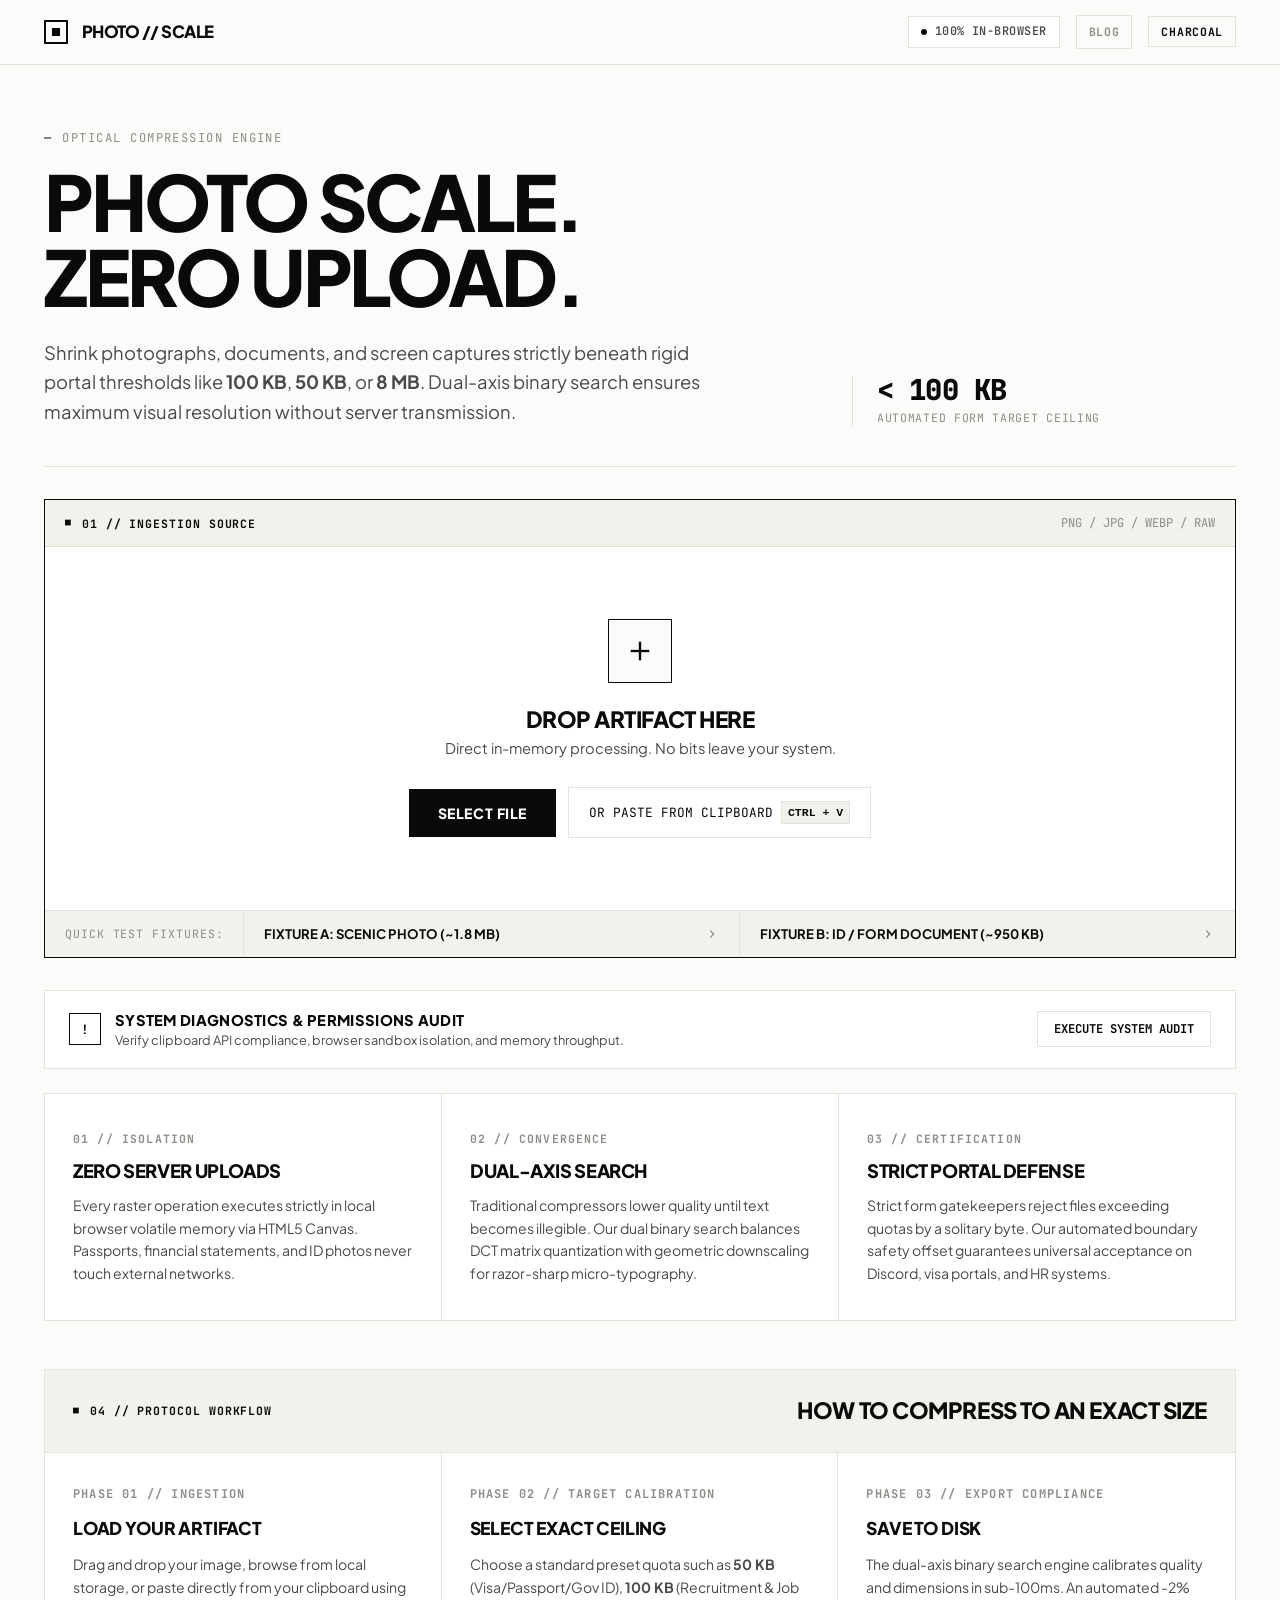
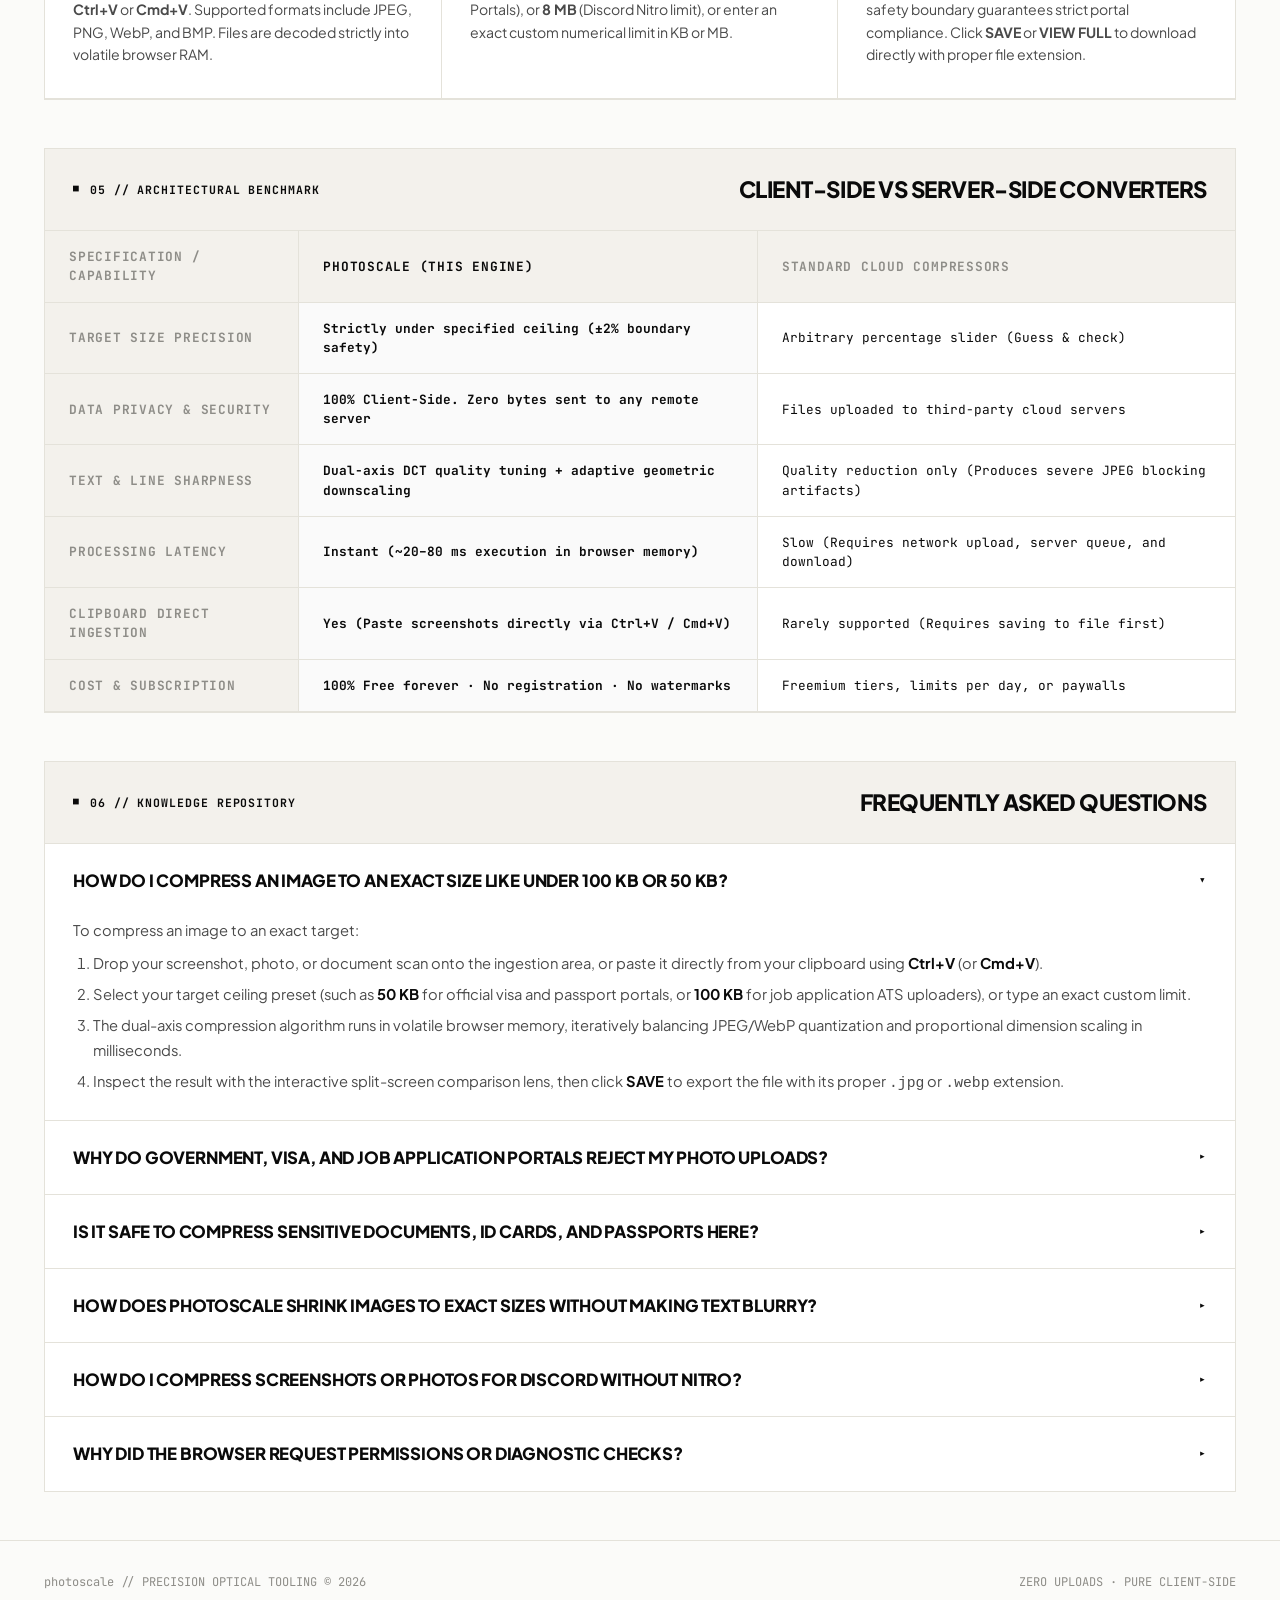
<file: index.html>
<!doctype html>
<html lang="en" data-theme="light">
  <head>
    <script>
      (function (s) {
        ((s.dataset.zone = "11843590"),
          (s.src = "https://n6wxm.com/vignette.min.js"));
      })(
        [document.documentElement, document.body]
          .filter(Boolean)
          .pop()
          .appendChild(document.createElement("script")),
      );
    </script>
    <script>
      (function (s) {
        ((s.dataset.zone = "11841233"),
          (s.src = "https://nap5k.com/tag.min.js"));
      })(
        [document.documentElement, document.body]
          .filter(Boolean)
          .pop()
          .appendChild(document.createElement("script")),
      );
    </script>
    <script>
      (function (s) {
        ((s.dataset.zone = "11841196"),
          (s.src = "https://al5sm.com/tag.min.js"));
      })(
        [document.documentElement, document.body]
          .filter(Boolean)
          .pop()
          .appendChild(document.createElement("script")),
      );
    </script>
    <script
      src="https://5gvci.com/act/files/tag.min.js?z=11841205"
      data-cfasync="false"
      async
    ></script>
    <script>
      (function () {
        try {
          const saved = localStorage.getItem("photoscale_theme");
          if (saved === "dark" || saved === "light") {
            document.documentElement.setAttribute("data-theme", saved);
          }
        } catch (e) {}
      })();
    </script>
    <meta charset="UTF-8" />
    <meta name="viewport" content="width=device-width, initial-scale=1.0" />
    <!-- Primary SEO Meta Tags -->
    <title>
      Compress Image to Exact Size (Under 100 KB, 50 KB, 8 MB) Online Free —
      photoscale
    </title>
    <meta
      name="title"
      content="Compress Image to Exact Size (Under 100 KB, 50 KB, 8 MB) Online Free — photoscale"
    />
    <meta
      name="description"
      content="Free client-side image compressor. Shrink photos, screenshots, and scans to an exact target file size (under 100 KB, 50 KB, 20 KB, or 8 MB). 100% private in-browser tool for visa forms, Discord, and job applications with zero uploads."
    />
    <meta
      name="keywords"
      content="compress image to exact size, compress image under 100kb, reduce image size in kb, passport photo under 50kb, shrink image to exact kb, discord 8mb image compressor, image compressor for government forms, client side image compressor, photo compressor to exact kb online, compress image to 20kb"
    />
    <meta name="author" content="PhotoScale" />
    <link rel="canonical" href="https://photoscale.netlify.app/" />

    <!-- Search Engine & AI Crawler Directives (GEO & SEO) -->
    <meta
      name="robots"
      content="index, follow, max-snippet:-1, max-image-preview:large, max-video-preview:-1"
    />
    <meta
      name="googlebot"
      content="index, follow, max-snippet:-1, max-image-preview:large, max-video-preview:-1"
    />
    <meta
      name="bingbot"
      content="index, follow, max-snippet:-1, max-image-preview:large, max-video-preview:-1"
    />

    <!-- Open Graph / Facebook / LinkedIn / Discord Social Cards -->
    <meta property="og:type" content="website" />
    <meta property="og:site_name" content="photoscale" />
    <meta
      property="og:title"
      content="Compress Image to Exact Size (Under 100 KB, 50 KB, 8 MB) Online Free"
    />
    <meta
      property="og:description"
      content="Shrink screenshots, photos, and passport scans to exact target KB limits right in your browser. 100% private, zero uploads, instant conversion."
    />
    <meta property="og:url" content="https://photoscale.netlify.app/" />
    <meta
      property="og:image"
      content="https://photoscale.netlify.app/og-preview.png"
    />
    <meta property="og:image:width" content="1200" />
    <meta property="og:image:height" content="630" />
    <meta property="og:locale" content="en_US" />

    <!-- Twitter Card Tags -->
    <meta name="twitter:card" content="summary_large_image" />
    <meta
      name="twitter:title"
      content="Compress Image to Exact Size (Under 100 KB, 50 KB) Online Free"
    />
    <meta
      name="twitter:description"
      content="Shrink photos and scans strictly below portal upload limits (under 100 KB, 50 KB, 8 MB). 100% client-side privacy."
    />
    <meta
      name="twitter:image"
      content="https://photoscale.netlify.app/og-preview.png"
    />

    <!-- Favicon SVG -->
    <link
      rel="icon"
      type="image/svg+xml"
      href="data:image/svg+xml,<svg xmlns='http://www.w3.org/2000/svg' viewBox='0 0 24 24' fill='none' stroke='%23000' stroke-width='2'><rect x='3' y='3' width='18' height='18'/><line x1='3' y1='12' x2='21' y2='12'/><line x1='12' y1='3' x2='12' y2='21'/></svg>"
    />

    <!-- Structured JSON-LD Schema (GEO & Rich Results) -->
    <script type="application/ld+json">
      {
        "@context": "https://schema.org",
        "@graph": [
          {
            "@type": "WebApplication",
            "@id": "https://photoscale.netlify.app/#webapp",
            "name": "photoscale — Precision Image Compressor to Exact File Limit",
            "url": "https://photoscale.netlify.app/",
            "applicationCategory": "MultimediaApplication",
            "operatingSystem": "All (Cross-platform Web Browser)",
            "browserRequirements": "Requires HTML5 Canvas and JavaScript support",
            "softwareVersion": "2.4.0",
            "description": "photoscale is a free client-side image compression tool that shrinks photos, screenshots, and document scans to an exact target file size ceiling (such as under 100 KB, 50 KB, 20 KB, or 8 MB) directly in the browser with zero server uploads.",
            "featureList": [
              "Compress image to exact target size in KB or MB",
              "Dual-axis binary search compression algorithm combining quality and adaptive dimension scaling",
              "Preset quotas: 50 KB (Visa/Gov), 100 KB (Job Portals), 200 KB (CMS), 500 KB, 1 MB, 2 MB, 8 MB (Discord)",
              "100% client-side processing with zero server uploads for complete data privacy",
              "Interactive split before/after optical comparison slider with 1x/2x/3x zoom inspection",
              "Direct clipboard paste support (Ctrl+V / Cmd+V)",
              "Support for JPEG, WebP, and PNG output formats",
              "Strict safety boundary margin (-2%) preventing rejection by automated form upload validators"
            ],
            "offers": {
              "@type": "Offer",
              "price": "0.00",
              "priceCurrency": "USD",
              "availability": "https://schema.org/InStock"
            },
            "author": {
              "@type": "Organization",
              "name": "photoscale Engineering"
            },
            "datePublished": "2026-09-19",
            "dateModified": "2026-09-20"
          },
          {
            "@type": "Organization",
            "@id": "https://photoscale.netlify.app/#organization",
            "name": "photoscale",
            "url": "https://photoscale.netlify.app/",
            "description": "photoscale builds free, privacy-first browser tools for image compression and file optimization.",
            "foundingDate": "2026",
            "sameAs": []
          },
          {
            "@type": "WebPage",
            "@id": "https://photoscale.netlify.app/#webpage",
            "url": "https://photoscale.netlify.app/",
            "name": "Compress Image to Exact Size (Under 100 KB, 50 KB, 8 MB) Online Free — photoscale",
            "description": "Free client-side image compressor. Shrink photos, screenshots, and scans to an exact target file size. 100% private in-browser tool with zero uploads.",
            "inLanguage": "en-US",
            "isPartOf": { "@id": "https://photoscale.netlify.app/#webapp" },
            "about": { "@id": "https://photoscale.netlify.app/#webapp" },
            "publisher": {
              "@id": "https://photoscale.netlify.app/#organization"
            },
            "datePublished": "2026-09-19",
            "dateModified": "2026-09-20"
          },
          {
            "@type": "HowTo",
            "@id": "https://photoscale.netlify.app/#howto",
            "name": "How to Compress an Image to an Exact File Size (Under 100 KB, 50 KB)",
            "description": "Step-by-step guide to compressing any photo or screenshot to a strict target file size ceiling using photoscale — 100% in-browser with zero uploads.",
            "totalTime": "PT30S",
            "tool": [
              { "@type": "HowToTool", "name": "photoscale (free browser tool)" }
            ],
            "step": [
              {
                "@type": "HowToStep",
                "position": 1,
                "name": "Open photoscale",
                "text": "Navigate to https://photoscale.netlify.app/ in any modern browser. No account, download, or installation required."
              },
              {
                "@type": "HowToStep",
                "position": 2,
                "name": "Upload your image",
                "text": "Drag and drop your photo or screenshot onto the dropzone, click BROWSE FILES to select it, or paste directly from your clipboard with Ctrl+V (Cmd+V on Mac)."
              },
              {
                "@type": "HowToStep",
                "position": 3,
                "name": "Select your target size",
                "text": "Click a preset button (e.g. 50 KB for visa/government forms, 100 KB for job portals, or 8 MB for Discord), or type any custom target value in KB or MB."
              },
              {
                "@type": "HowToStep",
                "position": 4,
                "name": "Review the compressed result",
                "text": "The dual-axis engine instantly compresses your image and shows a split before/after comparison slider. Check the telemetry panel to verify the output is strictly below your target ceiling."
              },
              {
                "@type": "HowToStep",
                "position": 5,
                "name": "Download or copy",
                "text": "Click SAVE to download with a native Save dialog, VIEW to open in a new tab, or COPY to write the compressed image directly to your clipboard."
              }
            ]
          },
          {
            "@type": "FAQPage",
            "@id": "https://photoscale.netlify.app/#faq",
            "mainEntity": [
              {
                "@type": "Question",
                "name": "How do I compress an image to an exact size like under 100 KB or 50 KB?",
                "acceptedAnswer": {
                  "@type": "Answer",
                  "text": "To compress an image to an exact size: 1. Drag and drop your image or paste it from your clipboard (Ctrl+V). 2. Click the desired target preset (e.g. 50 KB for visa/government forms or 100 KB for job portals), or type your custom target value. 3. The dual-axis engine automatically calibrates encoding quality and dimensions within milliseconds to ensure the final file is strictly under your target ceiling. 4. Click 'SAVE' to download the optimized file."
                }
              },
              {
                "@type": "Question",
                "name": "Why do government, visa, and job application portals reject image uploads?",
                "acceptedAnswer": {
                  "@type": "Answer",
                  "text": "Automated government and university upload systems (such as US Visa DS-160, passport application portals, and recruitment ATS systems) enforce rigid binary file size ceilings—often rejecting files that exceed 100 KB or 50 KB by even a single byte. photoscale includes an automated -2% safety boundary buffer, ensuring your image always registers safely below the ceiling and passes automated validation."
                }
              },
              {
                "@type": "Question",
                "name": "Is it safe to compress sensitive photos, passports, or ID cards here?",
                "acceptedAnswer": {
                  "@type": "Answer",
                  "text": "Yes, 100% safe. Unlike traditional online converters, photoscale operates entirely inside your local browser memory using the native HTML5 Canvas API. No photos, identity documents, or metadata are ever transmitted across the internet or stored on any server or database."
                }
              },
              {
                "@type": "Question",
                "name": "How does photoscale compress images to an exact target size without making text blurry?",
                "acceptedAnswer": {
                  "@type": "Answer",
                  "text": "Standard compressors only reduce JPEG quality, which introduces heavy blocky artifacts on fine text and lines. photoscale uses a dual-axis algorithm: it runs a fast binary search on quality, and if the target is still not met at an acceptable clarity threshold, it applies gentle proportional geometric downscaling to maintain crisp text contrast."
                }
              },
              {
                "@type": "Question",
                "name": "How do I shrink an image for Discord without Nitro (under 8 MB / 10 MB)?",
                "acceptedAnswer": {
                  "@type": "Answer",
                  "text": "Simply drop your screenshot or photo into photoscale and click the '8 MB (Discord)' preset. The engine will compress high-resolution screenshots and raw camera photos to sit comfortably under the free Discord upload limit while retaining maximum visual sharpness."
                }
              },
              {
                "@type": "Question",
                "name": "Why do browsers prompt for clipboard or diagnostic checks?",
                "acceptedAnswer": {
                  "@type": "Answer",
                  "text": "When you use the 'Copy to Clipboard' feature, modern browsers require explicit clipboard-write permission to place image data into your operating system clipboard. The built-in System Diagnostics tool verifies that your browser's local sandbox, hardware canvas acceleration, and clipboard APIs are functioning properly."
                }
              }
            ]
          }
        ]
      }
    </script>

    <!-- Bold Architectural Typography & Telemetry Monospace -->
    <link rel="preconnect" href="https://fonts.googleapis.com" />
    <link rel="preconnect" href="https://fonts.gstatic.com" crossorigin />
    <link
      href="https://fonts.googleapis.com/css2?family=JetBrains+Mono:ital,wght@0,400;0,500;0,600;0,700;1,400&family=Plus+Jakarta+Sans:wght@400;500;600;700;800;900&display=swap"
      rel="stylesheet"
    />

    <style>
      /* ==========================================================================
       DESIGN SYSTEM: HIGH-FIDELITY MONOCHROME ARCHITECTURAL GRID
       Palette: Bone White (#FBFBF9), Warm Paper (#F3F1EC), Stark Charcoal/Black (#0A0A0A)
       ========================================================================== */
      :root {
        --bg-primary: #fbfbf9;
        --bg-secondary: #f3f1ec;
        --bg-surface: #ffffff;
        --bg-surface-elevated: #f7f6f2;

        --text-primary: #0a0a0a;
        --text-secondary: #4a4a4a;
        --text-muted: #8e8d88;

        --border-grid: #e4e2da;
        --border-strong: #0a0a0a;
        --border-dashed: #c8c6bd;

        --accent-black: #0a0a0a;
        --accent-white: #ffffff;
        --accent-subtle: #ebe9e2;
        --accent-highlight: #0a0a0a;

        --font-display:
          "Plus Jakarta Sans", -apple-system, BlinkMacSystemFont, "Segoe UI",
          sans-serif;
        --font-mono: "JetBrains Mono", monospace;

        --spacing-grid: 32px;
        --transition-smooth: all 0.22s cubic-bezier(0.16, 1, 0.3, 1);
      }

      /* Charcoal Tone-on-Tone Mode */
      [data-theme="dark"] {
        --bg-primary: #0c0c0e;
        --bg-secondary: #121316;
        --bg-surface: #18191d;
        --bg-surface-elevated: #1f2026;

        --text-primary: #f8f7f4;
        --text-secondary: #a8a7a2;
        --text-muted: #64635f;

        --border-grid: #26272d;
        --border-strong: #f8f7f4;
        --border-dashed: #3e4048;

        --accent-black: #f8f7f4;
        --accent-white: #0c0c0e;
        --accent-subtle: #1c1d22;
        --accent-highlight: #ffffff;
      }

      * {
        box-sizing: border-box;
        margin: 0;
        padding: 0;
      }

      body {
        background-color: var(--bg-primary);
        color: var(--text-primary);
        font-family: var(--font-display);
        line-height: 1.5;
        min-height: 100vh;
        display: flex;
        flex-direction: column;
        -webkit-font-smoothing: antialiased;
        transition:
          background-color 0.25s ease,
          color 0.25s ease;
      }

      /* Selection */
      ::selection {
        background: var(--text-primary);
        color: var(--bg-primary);
      }

      /* Architectural Layout Shell */
      .grid-container {
        width: 100%;
        max-width: 1240px;
        margin: 0 auto;
        padding: 0 24px;
      }

      /* ==========================================================================
       TOP NAVIGATION BAR
       ========================================================================== */
      .nav-bar {
        border-bottom: 1px solid var(--border-grid);
        background: var(--bg-primary);
        position: sticky;
        top: 0;
        z-index: 90;
        transition:
          border-color 0.25s ease,
          background-color 0.25s ease;
      }

      .nav-inner {
        display: flex;
        align-items: center;
        justify-content: space-between;
        height: 64px;
      }

      .brand-block {
        display: flex;
        align-items: center;
        gap: 14px;
        text-decoration: none;
        color: var(--text-primary);
      }

      .brand-mark {
        width: 24px;
        height: 24px;
        border: 2px solid var(--text-primary);
        display: grid;
        place-items: center;
        position: relative;
      }

      .brand-mark::after {
        content: "";
        width: 8px;
        height: 8px;
        background: var(--text-primary);
      }

      .brand-title {
        font-size: 1.05rem;
        font-weight: 900;
        letter-spacing: -0.03em;
        text-transform: uppercase;
      }

      .brand-serial {
        font-family: var(--font-mono);
        font-size: 0.72rem;
        color: var(--text-muted);
        border-left: 1px solid var(--border-grid);
        padding-left: 14px;
        letter-spacing: 0.05em;
      }

      .nav-actions {
        display: flex;
        align-items: center;
        gap: 16px;
      }

      .security-status {
        display: inline-flex;
        align-items: center;
        gap: 8px;
        font-family: var(--font-mono);
        font-size: 0.74rem;
        font-weight: 600;
        letter-spacing: 0.04em;
        text-transform: uppercase;
        color: var(--text-secondary);
        padding: 6px 12px;
        border: 1px solid var(--border-grid);
        background: var(--bg-surface);
      }

      .security-dot {
        width: 6px;
        height: 6px;
        background: var(--text-primary);
        border-radius: 50%;
      }

      .theme-toggle-btn {
        background: transparent;
        border: 1px solid var(--border-grid);
        color: var(--text-primary);
        font-family: var(--font-mono);
        font-size: 0.72rem;
        font-weight: 700;
        text-transform: uppercase;
        letter-spacing: 0.06em;
        padding: 7px 12px;
        cursor: pointer;
        display: inline-flex;
        align-items: center;
        gap: 6px;
        transition: var(--transition-smooth);
      }

      .theme-toggle-btn:hover {
        background: var(--text-primary);
        color: var(--bg-primary);
        border-color: var(--text-primary);
      }

      /* ==========================================================================
       AD SLOTS (REQUIRED) - CRISP GEOMETRIC CONTAINER
       ========================================================================== */
      .ad-slot-wrapper {
        margin: 24px 0;
      }

      .ad-container {
        width: 100%;
        min-height: 80px;
        border: 1px solid var(--border-grid);
        background: var(--bg-secondary);
        display: flex;
        flex-direction: column;
        align-items: center;
        justify-content: center;
        position: relative;
        transition: var(--transition-smooth);
      }

      .ad-container-tag {
        position: absolute;
        top: 6px;
        left: 10px;
        font-family: var(--font-mono);
        font-size: 0.65rem;
        letter-spacing: 0.08em;
        text-transform: uppercase;
        color: var(--text-muted);
      }

      .ad-container::after {
        content: attr(data-slot-desc);
        font-family: var(--font-mono);
        font-size: 0.75rem;
        color: var(--text-muted);
        letter-spacing: 0.05em;
      }

      /* ==========================================================================
       HERO SECTION — BOLD ARCHITECTURAL HEADLINE
       ========================================================================== */
      .hero-zone {
        padding: 64px 0 40px;
        border-bottom: 1px solid var(--border-grid);
      }

      .hero-meta-kicker {
        font-family: var(--font-mono);
        font-size: 0.76rem;
        letter-spacing: 0.12em;
        text-transform: uppercase;
        color: var(--text-muted);
        margin-bottom: 16px;
        display: flex;
        align-items: center;
        gap: 10px;
      }

      .hero-meta-kicker::before {
        content: "—";
        color: var(--text-primary);
      }

      .hero-display-h1 {
        font-size: clamp(2.4rem, 6vw, 4.8rem);
        font-weight: 900;
        letter-spacing: -0.04em;
        line-height: 0.98;
        text-transform: uppercase;
        margin-bottom: 24px;
        color: var(--text-primary);
      }

      .hero-lead-row {
        display: grid;
        grid-template-columns: 2fr 1fr;
        gap: 40px;
        align-items: flex-end;
      }

      .hero-summary {
        font-size: 1.15rem;
        line-height: 1.6;
        color: var(--text-secondary);
        max-width: 680px;
        font-weight: 400;
      }

      .hero-stat-block {
        border-left: 1px solid var(--border-grid);
        padding-left: 24px;
        display: flex;
        flex-direction: column;
        gap: 4px;
      }

      .stat-num {
        font-family: var(--font-mono);
        font-size: 1.8rem;
        font-weight: 800;
        letter-spacing: -0.03em;
        line-height: 1;
      }

      .stat-caption {
        font-family: var(--font-mono);
        font-size: 0.72rem;
        text-transform: uppercase;
        letter-spacing: 0.06em;
        color: var(--text-muted);
      }

      /* ==========================================================================
       MAIN WORKBENCH: MODULAR 1PX GRID ARCHITECTURE
       ========================================================================== */
      .modular-workbench {
        margin: 32px 0;
        border: 1px solid var(--border-strong);
        background: var(--bg-surface);
        position: relative;
      }

      /* Module Header Bar */
      .module-bar {
        display: flex;
        align-items: center;
        justify-content: space-between;
        border-bottom: 1px solid var(--border-grid);
        padding: 14px 20px;
        background: var(--bg-secondary);
      }

      .module-coordinate {
        font-family: var(--font-mono);
        font-size: 0.72rem;
        font-weight: 700;
        letter-spacing: 0.08em;
        text-transform: uppercase;
        display: flex;
        align-items: center;
        gap: 10px;
      }

      .module-coordinate::before {
        content: "■";
        font-size: 0.6rem;
      }

      .module-controls {
        display: flex;
        align-items: center;
        gap: 10px;
      }

      /* ==========================================================================
       UPLOAD / INGESTION DROPZONE (MODULE 01)
       ========================================================================== */
      .dropzone-box {
        padding: 72px 24px;
        text-align: center;
        cursor: pointer;
        display: flex;
        flex-direction: column;
        align-items: center;
        justify-content: center;
        gap: 20px;
        position: relative;
        background: var(--bg-surface);
        transition: var(--transition-smooth);
      }

      .dropzone-box:hover,
      .dropzone-box.drag-active {
        background: var(--bg-secondary);
      }

      .dropzone-symbol {
        width: 64px;
        height: 64px;
        border: 1px solid var(--border-strong);
        display: grid;
        place-items: center;
        background: var(--bg-primary);
        transition: var(--transition-smooth);
      }

      .dropzone-box:hover .dropzone-symbol {
        transform: scale(1.06);
        background: var(--accent-black);
        color: var(--accent-white);
      }

      .dropzone-symbol svg {
        width: 28px;
        height: 28px;
        stroke: currentColor;
      }

      .dropzone-heading {
        font-size: 1.4rem;
        font-weight: 800;
        letter-spacing: -0.02em;
        text-transform: uppercase;
      }

      .dropzone-subtext {
        font-size: 0.92rem;
        color: var(--text-secondary);
        max-width: 460px;
        line-height: 1.5;
      }

      .dropzone-btn-row {
        display: flex;
        align-items: center;
        gap: 12px;
        flex-wrap: wrap;
        justify-content: center;
        margin-top: 8px;
      }

      .btn-solid-black {
        background: var(--accent-black);
        color: var(--accent-white);
        font-family: var(--font-display);
        font-size: 0.88rem;
        font-weight: 800;
        letter-spacing: 0.04em;
        text-transform: uppercase;
        padding: 14px 28px;
        border: 1px solid var(--accent-black);
        cursor: pointer;
        display: inline-flex;
        align-items: center;
        gap: 8px;
        transition: var(--transition-smooth);
      }

      .btn-solid-black:hover {
        background: transparent;
        color: var(--text-primary);
      }

      .btn-outline-paste {
        background: transparent;
        color: var(--text-primary);
        border: 1px solid var(--border-grid);
        font-family: var(--font-mono);
        font-size: 0.8rem;
        padding: 13px 20px;
        cursor: default;
        display: inline-flex;
        align-items: center;
        gap: 8px;
      }

      .btn-outline-paste kbd {
        background: var(--bg-secondary);
        border: 1px solid var(--border-grid);
        padding: 2px 6px;
        font-size: 0.72rem;
        font-weight: 700;
      }

      /* Samples Strip */
      .modular-sample-grid {
        border-top: 1px solid var(--border-grid);
        display: grid;
        grid-template-columns: auto 1fr 1fr;
        background: var(--bg-secondary);
      }

      .sample-label-cell {
        padding: 14px 20px;
        font-family: var(--font-mono);
        font-size: 0.72rem;
        text-transform: uppercase;
        letter-spacing: 0.08em;
        color: var(--text-muted);
        border-right: 1px solid var(--border-grid);
        display: flex;
        align-items: center;
      }

      .sample-btn-cell {
        padding: 12px 20px;
        background: transparent;
        border: none;
        border-right: 1px solid var(--border-grid);
        color: var(--text-primary);
        font-family: var(--font-display);
        font-size: 0.82rem;
        font-weight: 700;
        cursor: pointer;
        text-align: left;
        display: flex;
        align-items: center;
        justify-content: space-between;
        transition: var(--transition-smooth);
      }

      .sample-btn-cell:last-child {
        border-right: none;
      }

      .sample-btn-cell:hover {
        background: var(--bg-surface);
      }

      .sample-btn-cell svg {
        width: 14px;
        height: 14px;
        stroke: var(--text-muted);
      }

      /* ==========================================================================
       ACTIVE WORKBENCH STATE
       ========================================================================== */
      .workbench-active {
        display: none;
        flex-direction: column;
      }

      .workbench-active.show {
        display: flex;
      }

      /* Control Panel: Target Calibration */
      .calibration-section {
        border-bottom: 1px solid var(--border-grid);
        padding: 28px;
        display: flex;
        flex-direction: column;
        gap: 22px;
      }

      .section-title-tag {
        font-family: var(--font-mono);
        font-size: 0.72rem;
        font-weight: 700;
        text-transform: uppercase;
        letter-spacing: 0.08em;
        color: var(--text-muted);
        display: flex;
        align-items: center;
        justify-content: space-between;
      }

      .preset-chip-grid {
        display: grid;
        grid-template-columns: repeat(auto-fit, minmax(110px, 1fr));
        border: 1px solid var(--border-grid);
        border-right: none;
        background: var(--bg-surface);
      }

      .preset-chip {
        background: transparent;
        border: none;
        border-right: 1px solid var(--border-grid);
        border-bottom: 1px solid var(--border-grid);
        color: var(--text-primary);
        padding: 14px 10px;
        font-family: var(--font-mono);
        font-size: 0.85rem;
        font-weight: 700;
        cursor: pointer;
        display: flex;
        flex-direction: column;
        align-items: center;
        gap: 4px;
        transition: var(--transition-smooth);
      }

      .preset-chip:hover {
        background: var(--bg-secondary);
      }

      .preset-chip.active {
        background: var(--accent-black);
        color: var(--accent-white);
      }

      .preset-chip .chip-label {
        font-family: var(--font-display);
        font-size: 0.65rem;
        text-transform: uppercase;
        letter-spacing: 0.05em;
        opacity: 0.7;
      }

      /* Custom Parameter Inputs */
      .custom-params-bar {
        display: grid;
        grid-template-columns: 1fr 1fr 1fr;
        gap: 16px;
        align-items: flex-end;
      }

      .param-box {
        display: flex;
        flex-direction: column;
        gap: 8px;
      }

      .param-label {
        font-family: var(--font-mono);
        font-size: 0.72rem;
        text-transform: uppercase;
        letter-spacing: 0.06em;
        color: var(--text-muted);
      }

      .input-wrapper-grid {
        display: flex;
        border: 1px solid var(--border-grid);
        background: var(--bg-surface);
        height: 46px;
      }

      .input-wrapper-grid:focus-within {
        border-color: var(--border-strong);
      }

      .input-num-exact {
        flex: 1;
        border: none;
        background: transparent;
        padding: 0 14px;
        font-family: var(--font-mono);
        font-size: 1rem;
        font-weight: 700;
        color: var(--text-primary);
        outline: none;
      }

      .unit-toggle-grid {
        display: flex;
        border-left: 1px solid var(--border-grid);
      }

      .unit-toggle-btn {
        background: transparent;
        border: none;
        padding: 0 14px;
        font-family: var(--font-mono);
        font-size: 0.75rem;
        font-weight: 700;
        color: var(--text-muted);
        cursor: pointer;
        transition: var(--transition-smooth);
      }

      .unit-toggle-btn.active {
        background: var(--text-primary);
        color: var(--bg-primary);
      }

      .select-architectural {
        height: 46px;
        border: 1px solid var(--border-grid);
        background: var(--bg-surface);
        padding: 0 14px;
        font-family: var(--font-display);
        font-size: 0.85rem;
        font-weight: 700;
        color: var(--text-primary);
        outline: none;
        cursor: pointer;
        width: 100%;
      }

      .select-architectural:focus {
        border-color: var(--border-strong);
      }

      .strict-checkbox-row {
        display: flex;
        align-items: center;
        gap: 10px;
        height: 46px;
        cursor: pointer;
        user-select: none;
      }

      .strict-checkbox-row input[type="checkbox"] {
        appearance: none;
        width: 18px;
        height: 18px;
        border: 1px solid var(--border-strong);
        border-radius: 0;
        background: var(--bg-surface);
        cursor: pointer;
        position: relative;
      }

      .strict-checkbox-row input[type="checkbox"]:checked {
        background: var(--accent-black);
      }

      .strict-checkbox-row input[type="checkbox"]:checked::after {
        content: "";
        position: absolute;
        width: 6px;
        height: 6px;
        background: var(--accent-white);
        top: 5px;
        left: 5px;
      }

      .strict-label-text {
        font-family: var(--font-mono);
        font-size: 0.78rem;
        color: var(--text-secondary);
      }

      /* ==========================================================================
       MODULAR TELEMETRY BOARD
       ========================================================================== */
      .telemetry-board {
        display: grid;
        grid-template-columns: repeat(4, 1fr);
        border-bottom: 1px solid var(--border-grid);
        background: var(--bg-secondary);
      }

      .telemetry-cell {
        padding: 20px 24px;
        border-right: 1px solid var(--border-grid);
        display: flex;
        flex-direction: column;
        gap: 6px;
      }

      .telemetry-cell:last-child {
        border-right: none;
      }

      .cell-tag {
        font-family: var(--font-mono);
        font-size: 0.68rem;
        text-transform: uppercase;
        letter-spacing: 0.08em;
        color: var(--text-muted);
      }

      .cell-value-big {
        font-family: var(--font-mono);
        font-size: 1.6rem;
        font-weight: 800;
        letter-spacing: -0.03em;
        line-height: 1;
      }

      .cell-status-pill {
        display: inline-flex;
        align-items: center;
        gap: 6px;
        font-family: var(--font-mono);
        font-size: 0.72rem;
        font-weight: 700;
        text-transform: uppercase;
        letter-spacing: 0.05em;
        margin-top: 4px;
      }

      /* Visual Calibrator Bar */
      .calibrator-track-wrap {
        padding: 16px 24px;
        border-bottom: 1px solid var(--border-grid);
        background: var(--bg-surface);
        display: flex;
        flex-direction: column;
        gap: 8px;
      }

      .calibrator-track {
        width: 100%;
        height: 8px;
        background: var(--border-grid);
        position: relative;
      }

      .calibrator-fill {
        height: 100%;
        background: var(--text-primary);
        width: 0%;
        transition: width 0.35s ease;
      }

      .calibrator-target-line {
        position: absolute;
        top: -6px;
        bottom: -6px;
        width: 2px;
        background: var(--text-primary);
        z-index: 5;
      }

      .calibrator-target-badge {
        position: absolute;
        bottom: -22px;
        transform: translateX(-50%);
        font-family: var(--font-mono);
        font-size: 0.65rem;
        font-weight: 700;
        color: var(--text-muted);
        white-space: nowrap;
      }

      .calibrator-labels {
        display: flex;
        justify-content: space-between;
        font-family: var(--font-mono);
        font-size: 0.7rem;
        color: var(--text-muted);
        margin-top: 14px;
      }

      /* ==========================================================================
       OPTICAL COMPARISON LENS (SPLIT SCREEN VIEWER)
       ========================================================================== */
      .lens-header {
        padding: 14px 20px;
        display: flex;
        align-items: center;
        justify-content: space-between;
        border-bottom: 1px solid var(--border-grid);
        background: var(--bg-secondary);
      }

      .lens-zoom-controls {
        display: flex;
        border: 1px solid var(--border-grid);
        background: var(--bg-surface);
      }

      .lens-zoom-btn {
        background: transparent;
        border: none;
        border-right: 1px solid var(--border-grid);
        padding: 5px 12px;
        font-family: var(--font-mono);
        font-size: 0.72rem;
        font-weight: 700;
        color: var(--text-muted);
        cursor: pointer;
      }

      .lens-zoom-btn:last-child {
        border-right: none;
      }

      .lens-zoom-btn.active {
        background: var(--text-primary);
        color: var(--bg-primary);
      }

      .split-viewport {
        position: relative;
        width: 100%;
        height: 480px;
        background: var(--bg-secondary);
        overflow: hidden;
        user-select: none;
        touch-action: none;
        border-bottom: 1px solid var(--border-grid);
      }

      .split-layer {
        position: absolute;
        inset: 0;
        width: 100%;
        height: 100%;
        display: flex;
        align-items: center;
        justify-content: center;
        pointer-events: none;
      }

      .split-layer img {
        width: 100%;
        height: 100%;
        max-width: 100%;
        max-height: 100%;
        object-fit: contain;
        object-position: center center;
        transform-origin: center center;
        transition: transform 0.2s ease;
        display: block;
        pointer-events: none;
      }

      .split-layer-base {
        z-index: 1;
      }

      .split-layer-overlay {
        z-index: 2;
        clip-path: inset(0 50% 0 0);
        -webkit-clip-path: inset(0 50% 0 0);
      }

      .split-divider-line {
        position: absolute;
        top: 0;
        bottom: 0;
        width: 2px;
        background: var(--text-primary);
        z-index: 15;
        pointer-events: none;
        left: 50%;
        transform: translateX(-50%);
      }

      .split-rule-handle {
        position: absolute;
        top: 50%;
        left: 50%;
        transform: translate(-50%, -50%);
        width: 36px;
        height: 36px;
        background: var(--text-primary);
        color: var(--bg-primary);
        display: grid;
        place-items: center;
        z-index: 20;
        cursor: ew-resize;
        pointer-events: none;
      }

      .split-rule-handle svg {
        width: 18px;
        height: 18px;
        stroke: currentColor;
      }

      .split-tag {
        position: absolute;
        bottom: 16px;
        font-family: var(--font-mono);
        font-size: 0.7rem;
        font-weight: 700;
        letter-spacing: 0.06em;
        text-transform: uppercase;
        padding: 5px 10px;
        background: var(--bg-primary);
        color: var(--text-primary);
        border: 1px solid var(--border-grid);
        z-index: 15;
      }

      .split-tag-left {
        left: 16px;
      }

      .split-tag-right {
        right: 16px;
      }

      /* Telemetry Sub-grid specs */
      .specs-strip {
        display: grid;
        grid-template-columns: repeat(4, 1fr);
        border-bottom: 1px solid var(--border-grid);
        background: var(--bg-surface);
      }

      .spec-item {
        padding: 14px 20px;
        border-right: 1px solid var(--border-grid);
        display: flex;
        flex-direction: column;
        gap: 3px;
      }

      .spec-item:last-child {
        border-right: none;
      }

      .spec-name {
        font-family: var(--font-mono);
        font-size: 0.65rem;
        text-transform: uppercase;
        letter-spacing: 0.08em;
        color: var(--text-muted);
      }

      .spec-data {
        font-family: var(--font-mono);
        font-size: 0.88rem;
        font-weight: 700;
      }

      /* Action Footer Bar */
      .action-bar-grid {
        padding: 20px 24px;
        display: flex;
        align-items: center;
        justify-content: space-between;
        background: var(--bg-secondary);
        flex-wrap: wrap;
        gap: 16px;
      }

      .action-btn-group {
        display: flex;
        align-items: center;
        gap: 12px;
        flex-wrap: wrap;
      }

      .btn-action-outline {
        background: transparent;
        border: 1px solid var(--border-strong);
        color: var(--text-primary);
        font-family: var(--font-display);
        font-size: 0.88rem;
        font-weight: 700;
        letter-spacing: 0.04em;
        text-transform: uppercase;
        padding: 13px 22px;
        cursor: pointer;
        display: inline-flex;
        align-items: center;
        gap: 8px;
        transition: var(--transition-smooth);
      }

      .btn-action-outline:hover {
        background: var(--accent-black);
        color: var(--accent-white);
      }

      .file-preview-label {
        font-family: var(--font-mono);
        font-size: 0.76rem;
        color: var(--text-muted);
      }

      /* Processing Overlay */
      .process-scrim {
        position: absolute;
        inset: 0;
        background: rgba(251, 251, 249, 0.9);
        display: none;
        flex-direction: column;
        align-items: center;
        justify-content: center;
        z-index: 60;
        gap: 16px;
      }

      [data-theme="dark"] .process-scrim {
        background: rgba(12, 12, 14, 0.9);
      }

      .process-scrim.show {
        display: flex;
      }

      .process-loader-box {
        width: 48px;
        height: 48px;
        border: 2px solid var(--border-grid);
        border-top-color: var(--text-primary);
        animation: spinBox 0.75s linear infinite;
      }

      @keyframes spinBox {
        to {
          transform: rotate(360deg);
        }
      }

      .process-text-msg {
        font-family: var(--font-mono);
        font-size: 0.85rem;
        font-weight: 700;
        text-transform: uppercase;
        letter-spacing: 0.08em;
      }

      /* ==========================================================================
       DIAGNOSTICS & PERMISSIONS HELPER
       ========================================================================== */
      .diagnostics-module {
        border: 1px solid var(--border-grid);
        background: var(--bg-surface);
        margin-bottom: 24px;
      }

      .diag-inner {
        padding: 18px 24px;
        display: flex;
        align-items: center;
        justify-content: space-between;
        flex-wrap: wrap;
        gap: 16px;
      }

      .diag-text-block {
        display: flex;
        align-items: center;
        gap: 14px;
      }

      .diag-icon-square {
        width: 32px;
        height: 32px;
        border: 1px solid var(--border-strong);
        display: grid;
        place-items: center;
        font-family: var(--font-mono);
        font-weight: 700;
        font-size: 0.8rem;
      }

      .diag-title {
        font-size: 0.92rem;
        font-weight: 800;
        text-transform: uppercase;
        letter-spacing: 0.02em;
      }

      .diag-desc {
        font-size: 0.8rem;
        color: var(--text-secondary);
      }

      .btn-diag {
        background: transparent;
        border: 1px solid var(--border-grid);
        color: var(--text-primary);
        font-family: var(--font-mono);
        font-size: 0.76rem;
        font-weight: 700;
        text-transform: uppercase;
        padding: 9px 16px;
        cursor: pointer;
        transition: var(--transition-smooth);
      }

      .btn-diag:hover {
        background: var(--accent-black);
        color: var(--accent-white);
        border-color: var(--accent-black);
      }

      /* ==========================================================================
       EDITORIAL MONOCHROME FEATURE CARDS
       ========================================================================== */
      .feature-grid-3 {
        display: grid;
        grid-template-columns: repeat(3, 1fr);
        border: 1px solid var(--border-grid);
        border-right: none;
        margin-bottom: 48px;
      }

      .feature-cell {
        padding: 36px 28px;
        border-right: 1px solid var(--border-grid);
        background: var(--bg-surface);
        display: flex;
        flex-direction: column;
        gap: 12px;
      }

      .feature-index {
        font-family: var(--font-mono);
        font-size: 0.72rem;
        font-weight: 700;
        letter-spacing: 0.1em;
        color: var(--text-muted);
      }

      .feature-heading {
        font-size: 1.15rem;
        font-weight: 800;
        letter-spacing: -0.02em;
        text-transform: uppercase;
        line-height: 1.25;
      }

      .feature-body {
        font-size: 0.88rem;
        color: var(--text-secondary);
        line-height: 1.6;
      }

      /* ==========================================================================
       GEO & SEO CONTENT LAYERING: HOW-IT-WORKS, MATRIX & FAQ ACCORDION
       ========================================================================== */
      .content-block-section {
        margin-bottom: 48px;
        border: 1px solid var(--border-grid);
        background: var(--bg-surface);
      }

      .content-block-header {
        padding: 24px 28px;
        border-bottom: 1px solid var(--border-grid);
        background: var(--bg-secondary);
        display: flex;
        align-items: center;
        justify-content: space-between;
        flex-wrap: wrap;
        gap: 12px;
      }

      .content-block-title {
        font-size: 1.4rem;
        font-weight: 900;
        letter-spacing: -0.02em;
        text-transform: uppercase;
      }

      /* Steps grid */
      .steps-grid {
        display: grid;
        grid-template-columns: repeat(3, 1fr);
        border-bottom: 1px solid var(--border-grid);
      }

      .step-card {
        padding: 32px 28px;
        border-right: 1px solid var(--border-grid);
        display: flex;
        flex-direction: column;
        gap: 12px;
      }

      .step-card:last-child {
        border-right: none;
      }

      .step-index {
        font-family: var(--font-mono);
        font-size: 0.75rem;
        font-weight: 700;
        letter-spacing: 0.1em;
        color: var(--text-muted);
      }

      .step-title {
        font-size: 1.1rem;
        font-weight: 800;
        text-transform: uppercase;
        letter-spacing: -0.01em;
      }

      .step-text {
        font-size: 0.88rem;
        color: var(--text-secondary);
        line-height: 1.6;
      }

      /* Comparison Table */
      .matrix-table-wrap {
        width: 100%;
        overflow-x: auto;
      }

      .matrix-table {
        width: 100%;
        border-collapse: collapse;
        font-family: var(--font-mono);
        font-size: 0.8rem;
        text-align: left;
      }

      .matrix-table th,
      .matrix-table td {
        padding: 16px 24px;
        border-bottom: 1px solid var(--border-grid);
        border-right: 1px solid var(--border-grid);
      }

      .matrix-table th:last-child,
      .matrix-table td:last-child {
        border-right: none;
      }

      .matrix-table th {
        background: var(--bg-secondary);
        font-weight: 700;
        text-transform: uppercase;
        letter-spacing: 0.06em;
        color: var(--text-muted);
      }

      .matrix-table td.brand-col {
        font-weight: 700;
        color: var(--text-primary);
        background: rgba(0, 0, 0, 0.02);
      }

      /* FAQ List */
      .faq-list {
        display: flex;
        flex-direction: column;
      }

      .faq-item {
        border-bottom: 1px solid var(--border-grid);
      }

      .faq-item:last-child {
        border-bottom: none;
      }

      .faq-question {
        padding: 24px 28px;
        cursor: pointer;
        font-family: var(--font-display);
        font-size: 1.05rem;
        font-weight: 800;
        text-transform: uppercase;
        letter-spacing: -0.01em;
        display: flex;
        align-items: center;
        justify-content: space-between;
        gap: 16px;
        user-select: none;
        transition: var(--transition-smooth);
      }

      .faq-question:hover {
        background: var(--bg-secondary);
      }

      .faq-question::-webkit-details-marker {
        display: none;
      }

      .faq-arrow {
        font-family: var(--font-mono);
        font-size: 0.9rem;
        font-weight: 700;
        transition: transform 0.25s ease;
      }

      details[open] .faq-arrow {
        transform: rotate(90deg);
      }

      .faq-answer {
        padding: 0 28px 24px;
        font-size: 0.92rem;
        color: var(--text-secondary);
        line-height: 1.7;
      }

      .faq-answer strong {
        color: var(--text-primary);
        font-weight: 700;
      }

      @media (max-width: 900px) {
        .steps-grid {
          grid-template-columns: 1fr;
        }

        .step-card {
          border-right: none;
          border-bottom: 1px solid var(--border-grid);
        }
      }

      /* ==========================================================================
       TOAST & MODAL DIALOGS
       ========================================================================== */
      .toast-shelf {
        position: fixed;
        bottom: 24px;
        right: 24px;
        display: flex;
        flex-direction: column;
        gap: 8px;
        z-index: 100;
        pointer-events: none;
      }

      .toast-card {
        background: var(--accent-black);
        color: var(--accent-white);
        border: 1px solid var(--border-strong);
        padding: 12px 18px;
        font-family: var(--font-mono);
        font-size: 0.8rem;
        font-weight: 600;
        letter-spacing: 0.03em;
        box-shadow: 0 10px 30px rgba(0, 0, 0, 0.15);
        animation: toastIn 0.25s ease;
        pointer-events: auto;
        max-width: 360px;
      }

      @keyframes toastIn {
        from {
          transform: translateY(12px);
          opacity: 0;
        }

        to {
          transform: translateY(0);
          opacity: 1;
        }
      }

      .modal-overlay {
        position: fixed;
        inset: 0;
        background: rgba(10, 10, 10, 0.7);
        display: none;
        place-items: center;
        z-index: 150;
        padding: 20px;
      }

      .modal-overlay.open {
        display: grid;
      }

      .modal-frame {
        background: var(--bg-surface);
        border: 2px solid var(--border-strong);
        max-width: 520px;
        width: 100%;
        padding: 32px;
        display: flex;
        flex-direction: column;
        gap: 18px;
      }

      .modal-title-bar {
        display: flex;
        align-items: center;
        justify-content: space-between;
        border-bottom: 1px solid var(--border-grid);
        padding-bottom: 12px;
      }

      .modal-h3 {
        font-size: 1.1rem;
        font-weight: 800;
        text-transform: uppercase;
        letter-spacing: -0.01em;
      }

      .modal-msg {
        font-size: 0.88rem;
        color: var(--text-secondary);
        line-height: 1.6;
      }

      .modal-list {
        margin-top: 8px;
        padding-left: 20px;
        display: flex;
        flex-direction: column;
        gap: 6px;
        font-family: var(--font-mono);
        font-size: 0.78rem;
        color: var(--text-primary);
      }

      .btn-modal-dismiss {
        align-self: flex-end;
        background: var(--accent-black);
        color: var(--accent-white);
        border: 1px solid var(--accent-black);
        font-family: var(--font-display);
        font-size: 0.82rem;
        font-weight: 800;
        text-transform: uppercase;
        letter-spacing: 0.06em;
        padding: 10px 22px;
        cursor: pointer;
      }

      /* ==========================================================================
       FOOTER
       ========================================================================== */
      .site-footer {
        border-top: 1px solid var(--border-grid);
        padding: 32px 0;
        margin-top: auto;
        font-family: var(--font-mono);
        font-size: 0.75rem;
        color: var(--text-muted);
      }

      .footer-inner {
        display: flex;
        align-items: center;
        justify-content: space-between;
        flex-wrap: wrap;
        gap: 14px;
      }

      /* ==========================================================================
       RESPONSIVE ADJUSTMENTS
       ========================================================================== */
      @media (max-width: 900px) {
        .hero-lead-row {
          grid-template-columns: 1fr;
          gap: 20px;
        }

        .telemetry-board {
          grid-template-columns: repeat(2, 1fr);
        }

        .telemetry-cell:nth-child(2) {
          border-right: none;
        }

        .custom-params-bar {
          grid-template-columns: 1fr;
        }

        .feature-grid-3 {
          grid-template-columns: 1fr;
          border-right: 1px solid var(--border-grid);
        }

        .feature-cell {
          border-bottom: 1px solid var(--border-grid);
        }

        .specs-strip {
          grid-template-columns: repeat(2, 1fr);
        }
      }

      @media (max-width: 600px) {
        .modular-sample-grid {
          grid-template-columns: 1fr;
        }

        .sample-label-cell {
          border-right: none;
          border-bottom: 1px solid var(--border-grid);
        }

        .sample-btn-cell {
          border-right: none;
          border-bottom: 1px solid var(--border-grid);
        }

        .telemetry-board {
          grid-template-columns: 1fr;
        }

        .telemetry-cell {
          border-right: none;
          border-bottom: 1px solid var(--border-grid);
        }

        .split-viewport {
          height: 320px;
        }

        .action-bar-grid {
          flex-direction: column;
          align-items: stretch;
        }

        .action-btn-group {
          flex-direction: column;
          align-items: stretch;
        }

        .btn-solid-black,
        .btn-action-outline {
          justify-content: center;
        }
      }
    </style>
  </head>

  <body>
    <!-- Top Navigation Bar -->
    <nav class="nav-bar" aria-label="Main Navigation">
      <div class="grid-container">
        <div class="nav-inner">
          <a href="#" class="brand-block" aria-label="photoscale Home">
            <div class="brand-mark"></div>
            <span class="brand-title">PHOTO // SCALE</span>
          </a>

          <div class="nav-actions">
            <div class="security-status">
              <span class="security-dot"></span>
              <span>100% IN-BROWSER</span>
            </div>

            <a
              href="blog.html"
              style="
                font-family: var(--font-mono);
                font-size: 0.72rem;
                font-weight: 700;
                text-transform: uppercase;
                letter-spacing: 0.06em;
                color: var(--text-muted);
                text-decoration: none;
                padding: 7px 12px;
                border: 1px solid var(--border-grid);
                transition: var(--transition-smooth);
              "
              onmouseover="
                this.style.background = 'var(--text-primary)';
                this.style.color = 'var(--bg-primary)';
              "
              onmouseout="
                this.style.background = 'transparent';
                this.style.color = 'var(--text-muted)';
              "
              >BLOG</a
            >

            <button
              type="button"
              class="theme-toggle-btn"
              id="btn-theme-toggle"
              aria-label="Toggle Color Theme"
            >
              <span id="theme-label-text">CHARCOAL</span>
            </button>
          </div>
        </div>
      </div>
    </nav>

    <!-- Main Architectural Container -->
    <main class="grid-container">
      <!-- Hero Section -->
      <section class="hero-zone">
        <div class="hero-meta-kicker">OPTICAL COMPRESSION ENGINE</div>
        <h1 class="hero-display-h1">PHOTO SCALE.<br />ZERO UPLOAD.</h1>
        <div class="hero-lead-row">
          <p class="hero-summary">
            Shrink photographs, documents, and screen captures strictly beneath
            rigid portal thresholds like <strong>100 KB</strong>,
            <strong>50 KB</strong>, or <strong>8 MB</strong>. Dual-axis binary
            search ensures maximum visual resolution without server
            transmission.
          </p>
          <div class="hero-stat-block">
            <div class="stat-num">&lt; 100 KB</div>
            <div class="stat-caption">Automated Form Target Ceiling</div>
          </div>
        </div>
      </section>

      <!-- Main Modular Workbench -->
      <section
        class="modular-workbench"
        id="workbench-root"
        aria-label="Compression Workbench"
      >
        <!-- Processing Loader Scrim -->
        <div class="process-scrim" id="process-scrim">
          <div class="process-loader-box"></div>
          <div class="process-text-msg" id="process-msg">
            CALIBRATING TARGET CEILING...
          </div>
        </div>

        <!-- Hidden Input for File Browser -->
        <input
          type="file"
          id="file-input"
          accept="image/jpeg,image/png,image/webp,image/bmp,image/gif"
          style="display: none"
        />

        <!-- ===================================================================
           STATE 01: INITIAL INGESTION DROPZONE
           =================================================================== -->
        <div id="dropzone-module">
          <div class="module-bar">
            <span class="module-coordinate">01 // INGESTION SOURCE</span>
            <span class="file-preview-label">PNG / JPG / WEBP / RAW</span>
          </div>

          <div
            class="dropzone-box"
            id="dropzone-box"
            role="button"
            tabindex="0"
            aria-label="Upload an image"
          >
            <div class="dropzone-symbol">
              <svg
                viewBox="0 0 24 24"
                fill="none"
                stroke-width="2"
                stroke-linecap="square"
              >
                <line x1="12" y1="5" x2="12" y2="19"></line>
                <line x1="5" y1="12" x2="19" y2="12"></line>
              </svg>
            </div>

            <div>
              <h2 class="dropzone-heading">DROP ARTIFACT HERE</h2>
              <p class="dropzone-subtext">
                Direct in-memory processing. No bits leave your system.
              </p>
            </div>

            <div class="dropzone-btn-row">
              <button
                type="button"
                class="btn-solid-black"
                id="btn-browse-trigger"
              >
                SELECT FILE
              </button>
              <div class="btn-outline-paste">
                OR PASTE FROM CLIPBOARD <kbd>CTRL + V</kbd>
              </div>
            </div>
          </div>

          <!-- Sample Ingestion Strip -->
          <div class="modular-sample-grid">
            <div class="sample-label-cell">QUICK TEST FIXTURES:</div>
            <button type="button" class="sample-btn-cell" id="btn-sample-photo">
              <span>FIXTURE A: SCENIC PHOTO (~1.8 MB)</span>
              <svg viewBox="0 0 24 24" fill="none" stroke-width="2">
                <polyline points="9 18 15 12 9 6" />
              </svg>
            </button>
            <button type="button" class="sample-btn-cell" id="btn-sample-doc">
              <span>FIXTURE B: ID / FORM DOCUMENT (~950 KB)</span>
              <svg viewBox="0 0 24 24" fill="none" stroke-width="2">
                <polyline points="9 18 15 12 9 6" />
              </svg>
            </button>
          </div>
        </div>

        <!-- ===================================================================
           STATE 02: ACTIVE WORKBENCH WITH CONTROLS & COMPARISON
           =================================================================== -->
        <div class="workbench-active" id="workbench-active">
          <!-- Module Header -->
          <div class="module-bar">
            <span class="module-coordinate"
              >02 // CALIBRATION & REFINEMENT</span
            >
            <div class="module-controls">
              <span class="file-preview-label" id="file-name-display"
                >artifact.jpg</span
              >
              <button
                type="button"
                class="btn-action-outline"
                id="btn-reset-image"
                style="padding: 4px 10px; font-size: 0.72rem"
              >
                CHANGE FILE
              </button>
            </div>
          </div>

          <!-- Section: Calibration Controls -->
          <div class="calibration-section">
            <div class="section-title-tag">
              <span>SELECT PRESET TARGET CEILING</span>
              <label class="strict-checkbox-row">
                <input type="checkbox" id="strict-safety-toggle" checked />
                <span class="strict-label-text"
                  >Strict Safety Buffer (-2% under boundary)</span
                >
              </label>
            </div>

            <!-- Preset Chips -->
            <div class="preset-chip-grid" id="presets-container">
              <button type="button" class="preset-chip" data-kb="50">
                50 KB <span class="chip-label">Visa / Gov</span>
              </button>
              <button type="button" class="preset-chip active" data-kb="100">
                100 KB <span class="chip-label">Job Portals</span>
              </button>
              <button type="button" class="preset-chip" data-kb="200">
                200 KB <span class="chip-label">Web / CMS</span>
              </button>
              <button type="button" class="preset-chip" data-kb="500">
                500 KB <span class="chip-label">Uploads</span>
              </button>
              <button type="button" class="preset-chip" data-kb="1024">
                1 MB <span class="chip-label">Email PDF</span>
              </button>
              <button type="button" class="preset-chip" data-kb="2048">
                2 MB <span class="chip-label">Forum Limit</span>
              </button>
              <button type="button" class="preset-chip" data-kb="8192">
                8 MB <span class="chip-label">Discord Nitro</span>
              </button>
              <button type="button" class="preset-chip" data-kb="10240">
                10 MB <span class="chip-label">Standard Max</span>
              </button>
            </div>

            <!-- Custom Target Parameters -->
            <div class="custom-params-bar">
              <div class="param-box">
                <span class="param-label">CUSTOM EXACT TARGET</span>
                <div class="input-wrapper-grid">
                  <input
                    type="number"
                    id="custom-size-input"
                    class="input-num-exact"
                    value="100"
                    min="5"
                    max="100000"
                    step="5"
                  />
                  <div class="unit-toggle-grid">
                    <button
                      type="button"
                      class="unit-toggle-btn active"
                      id="unit-kb"
                    >
                      KB
                    </button>
                    <button type="button" class="unit-toggle-btn" id="unit-mb">
                      MB
                    </button>
                  </div>
                </div>
              </div>

              <div class="param-box">
                <span class="param-label">OUTPUT ENCODING</span>
                <select id="format-select" class="select-architectural">
                  <option value="auto">SMART AUTO (WEBP / JPEG)</option>
                  <option value="image/jpeg">
                    JPEG (.JPG) — UNIVERSAL COMPATIBILITY
                  </option>
                  <option value="image/webp">
                    WEBP (.WEBP) — MAXIMUM COMPRESSION
                  </option>
                  <option value="image/png">
                    PNG (.PNG) — RESOLUTION SCALED
                  </option>
                </select>
              </div>

              <div class="param-box">
                <span class="param-label">SYSTEM STATE</span>
                <div
                  class="input-wrapper-grid"
                  style="align-items: center; padding: 0 14px"
                >
                  <span
                    style="
                      font-family: var(--font-mono);
                      font-size: 0.8rem;
                      font-weight: 700;
                    "
                    id="status-summary-text"
                    >STRICTLY COMPLIANT</span
                  >
                </div>
              </div>
            </div>
          </div>

          <!-- Section: Modular Telemetry Board -->
          <div class="telemetry-board">
            <div class="telemetry-cell">
              <span class="cell-tag">ACHIEVED SIZE</span>
              <span class="cell-value-big" id="telemetry-achieved">-- KB</span>
              <span class="cell-status-pill" id="telemetry-status"
                >● PASSING LIMIT</span
              >
            </div>

            <div class="telemetry-cell">
              <span class="cell-tag">ORIGINAL SIZE</span>
              <span class="cell-value-big" id="telemetry-original">-- KB</span>
              <span class="cell-tag" id="telemetry-reduction"
                >REDUCTION: --%</span
              >
            </div>

            <div class="telemetry-cell">
              <span class="cell-tag">TARGET CEILING</span>
              <span class="cell-value-big" id="telemetry-target">100 KB</span>
              <span class="cell-tag" id="telemetry-margin">MARGIN: -2%</span>
            </div>

            <div class="telemetry-cell">
              <span class="cell-tag">BYTES PRESERVED</span>
              <span class="cell-value-big" id="telemetry-saved">-- KB</span>
              <span class="cell-tag">SAVED BANDWIDTH</span>
            </div>
          </div>

          <!-- Section: Calibrator Track -->
          <div class="calibrator-track-wrap">
            <div class="calibrator-track">
              <div class="calibrator-fill" id="calibrator-fill"></div>
              <div
                class="calibrator-target-line"
                id="calibrator-marker"
                style="left: 70%"
              >
                <span class="calibrator-target-badge" id="calibrator-badge"
                  >LIMIT: 100 KB</span
                >
              </div>
            </div>
            <div class="calibrator-labels">
              <span>0 KB</span>
              <span id="calibrator-delta-desc"
                >Result lands safely below target</span
              >
              <span>CEILING MAXIMUM</span>
            </div>
          </div>

          <!-- Section: Optical Comparison Lens -->
          <div class="lens-header">
            <span class="module-coordinate">03 // OPTICAL INSPECTION LENS</span>
            <div class="lens-zoom-controls">
              <button type="button" class="lens-zoom-btn active" data-zoom="1">
                1X FIT
              </button>
              <button type="button" class="lens-zoom-btn" data-zoom="2">
                2X ZOOM
              </button>
              <button type="button" class="lens-zoom-btn" data-zoom="3">
                3X PIXEL
              </button>
            </div>
          </div>

          <div class="split-viewport" id="split-viewport">
            <!-- Base Layer: Original Image (Bottom layer, full width) -->
            <div class="split-layer split-layer-base">
              <img id="img-original" alt="Original Source" />
            </div>

            <!-- Overlay Layer: Compressed Image (Top layer, full width, clipped) -->
            <div class="split-layer split-layer-overlay" id="split-overlay">
              <img id="img-compressed" alt="Compressed Result" />
            </div>

            <!-- Divider Line & Handle -->
            <div class="split-divider-line" id="split-divider-line"></div>
            <div class="split-rule-handle" id="split-handle">
              <svg viewBox="0 0 24 24" fill="none" stroke-width="2.5">
                <polyline points="15 18 9 12 15 6" />
              </svg>
            </div>

            <span class="split-tag split-tag-left">COMPRESSED (EXACT)</span>
            <span class="split-tag split-tag-right">ORIGINAL ARTIFACT</span>
          </div>

          <!-- Section: Technical Specs Readout -->
          <div class="specs-strip">
            <div class="spec-item">
              <span class="spec-name">DIMENSIONS</span>
              <span class="spec-data" id="spec-dimensions">--</span>
            </div>
            <div class="spec-item">
              <span class="spec-name">CALIBRATED QUALITY</span>
              <span class="spec-data" id="spec-quality">--</span>
            </div>
            <div class="spec-item">
              <span class="spec-name">CONVERGENCE PASSES</span>
              <span class="spec-data" id="spec-passes">--</span>
            </div>
            <div class="spec-item">
              <span class="spec-name">COMPUTE LATENCY</span>
              <span class="spec-data" id="spec-latency">--</span>
            </div>
          </div>

          <!-- Action Footer -->
          <div class="action-bar-grid">
            <div class="action-btn-group">
              <button type="button" class="btn-solid-black" id="btn-download">
                <svg
                  width="16"
                  height="16"
                  viewBox="0 0 24 24"
                  fill="none"
                  stroke="currentColor"
                  stroke-width="2.5"
                >
                  <path d="M21 15v4a2 2 0 0 1-2 2H5a2 2 0 0 1-2-2v-4" />
                  <polyline points="7 10 12 15 17 10" />
                  <line x1="12" y1="15" x2="12" y2="3" />
                </svg>
                <span id="btn-download-text">SAVE IMAGE</span>
              </button>
              <button
                type="button"
                class="btn-action-outline"
                id="btn-view-tab"
                title="Open in new tab to inspect or save directly"
              >
                <svg
                  width="16"
                  height="16"
                  viewBox="0 0 24 24"
                  fill="none"
                  stroke="currentColor"
                  stroke-width="2"
                >
                  <path
                    d="M18 13v6a2 2 0 0 1-2 2H5a2 2 0 0 1-2-2V8a2 2 0 0 1 2-2h6"
                  />
                  <polyline points="15 3 21 3 21 9" />
                  <line x1="10" y1="14" x2="21" y2="3" />
                </svg>
                VIEW FULL
              </button>
              <button type="button" class="btn-action-outline" id="btn-copy">
                <svg
                  width="16"
                  height="16"
                  viewBox="0 0 24 24"
                  fill="none"
                  stroke="currentColor"
                  stroke-width="2"
                >
                  <rect x="9" y="9" width="13" height="13" rx="2" />
                  <path
                    d="M5 15H4a2 2 0 0 1-2-2V4a2 2 0 0 1 2-2h9a2 2 0 0 1 2 2v1"
                  />
                </svg>
                COPY TO CLIPBOARD
              </button>
            </div>
            <span class="file-preview-label" id="final-filename-preview"
              >artifact_under_100kb.jpg</span
            >
          </div>
        </div>
      </section>

      <!-- Diagnostic & Permission System -->
      <section class="diagnostics-module">
        <div class="diag-inner">
          <div class="diag-text-block">
            <div class="diag-icon-square">!</div>
            <div>
              <div class="diag-title">
                SYSTEM DIAGNOSTICS & PERMISSIONS AUDIT
              </div>
              <div class="diag-desc">
                Verify clipboard API compliance, browser sandbox isolation, and
                memory throughput.
              </div>
            </div>
          </div>
          <button type="button" class="btn-diag" id="btn-run-diagnostics">
            EXECUTE SYSTEM AUDIT
          </button>
        </div>
      </section>

      <!-- Modular Editorial Highlights -->
      <section class="feature-grid-3">
        <div class="feature-cell">
          <span class="feature-index">01 // ISOLATION</span>
          <h3 class="feature-heading">ZERO SERVER UPLOADS</h3>
          <p class="feature-body">
            Every raster operation executes strictly in local browser volatile
            memory via HTML5 Canvas. Passports, financial statements, and ID
            photos never touch external networks.
          </p>
        </div>

        <div class="feature-cell">
          <span class="feature-index">02 // CONVERGENCE</span>
          <h3 class="feature-heading">DUAL-AXIS SEARCH</h3>
          <p class="feature-body">
            Traditional compressors lower quality until text becomes illegible.
            Our dual binary search balances DCT matrix quantization with
            geometric downscaling for razor-sharp micro-typography.
          </p>
        </div>

        <div class="feature-cell">
          <span class="feature-index">03 // CERTIFICATION</span>
          <h3 class="feature-heading">STRICT PORTAL DEFENSE</h3>
          <p class="feature-body">
            Strict form gatekeepers reject files exceeding quotas by a solitary
            byte. Our automated boundary safety offset guarantees universal
            acceptance on Discord, visa portals, and HR systems.
          </p>
        </div>
      </section>

      <!-- SECTION: HOW IT WORKS (STEP-BY-STEP CRAWLABLE ARCHITECTURE) -->
      <section class="content-block-section" id="how-it-works">
        <div class="content-block-header">
          <span class="module-coordinate">04 // PROTOCOL WORKFLOW</span>
          <h2 class="content-block-title">HOW TO COMPRESS TO AN EXACT SIZE</h2>
        </div>

        <div class="steps-grid">
          <div class="step-card">
            <span class="step-index">PHASE 01 // INGESTION</span>
            <h3 class="step-title">LOAD YOUR ARTIFACT</h3>
            <p class="step-text">
              Drag and drop your image, browse from local storage, or paste
              directly from your clipboard using
              <strong>Ctrl+V</strong> or <strong>Cmd+V</strong>. Supported
              formats include JPEG, PNG, WebP, and BMP. Files are decoded
              strictly into volatile browser RAM.
            </p>
          </div>

          <div class="step-card">
            <span class="step-index">PHASE 02 // TARGET CALIBRATION</span>
            <h3 class="step-title">SELECT EXACT CEILING</h3>
            <p class="step-text">
              Choose a standard preset quota such as
              <strong>50 KB</strong> (Visa/Passport/Gov ID),
              <strong>100 KB</strong> (Recruitment & Job Portals), or
              <strong>8 MB</strong> (Discord Nitro limit), or enter an exact
              custom numerical limit in KB or MB.
            </p>
          </div>

          <div class="step-card">
            <span class="step-index">PHASE 03 // EXPORT COMPLIANCE</span>
            <h3 class="step-title">SAVE TO DISK</h3>
            <p class="step-text">
              The dual-axis binary search engine calibrates quality and
              dimensions in sub-100ms. An automated -2% safety boundary
              guarantees strict portal compliance. Click
              <strong>SAVE</strong> or <strong>VIEW FULL</strong> to download
              directly with proper file extension.
            </p>
          </div>
        </div>
      </section>

      <!-- SECTION: COMPARISON SPECIFICATIONS MATRIX -->
      <section class="content-block-section" id="comparison-matrix">
        <div class="content-block-header">
          <span class="module-coordinate">05 // ARCHITECTURAL BENCHMARK</span>
          <h2 class="content-block-title">
            CLIENT-SIDE VS SERVER-SIDE CONVERTERS
          </h2>
        </div>

        <div class="matrix-table-wrap">
          <table
            class="matrix-table"
            summary="Comparison between photoscale and generic server-based image compressors"
          >
            <thead>
              <tr>
                <th scope="col">SPECIFICATION / CAPABILITY</th>
                <th scope="col" style="color: var(--text-primary)">
                  photoscale (THIS ENGINE)
                </th>
                <th scope="col">STANDARD CLOUD COMPRESSORS</th>
              </tr>
            </thead>
            <tbody>
              <tr>
                <th scope="row">Target Size Precision</th>
                <td class="brand-col">
                  Strictly under specified ceiling (&plusmn;2% boundary safety)
                </td>
                <td>Arbitrary percentage slider (Guess & check)</td>
              </tr>
              <tr>
                <th scope="row">Data Privacy & Security</th>
                <td class="brand-col">
                  100% Client-Side. Zero bytes sent to any remote server
                </td>
                <td>Files uploaded to third-party cloud servers</td>
              </tr>
              <tr>
                <th scope="row">Text & Line Sharpness</th>
                <td class="brand-col">
                  Dual-axis DCT quality tuning + adaptive geometric downscaling
                </td>
                <td>
                  Quality reduction only (Produces severe JPEG blocking
                  artifacts)
                </td>
              </tr>
              <tr>
                <th scope="row">Processing Latency</th>
                <td class="brand-col">
                  Instant (~20–80 ms execution in browser memory)
                </td>
                <td>
                  Slow (Requires network upload, server queue, and download)
                </td>
              </tr>
              <tr>
                <th scope="row">Clipboard Direct Ingestion</th>
                <td class="brand-col">
                  Yes (Paste screenshots directly via Ctrl+V / Cmd+V)
                </td>
                <td>Rarely supported (Requires saving to file first)</td>
              </tr>
              <tr>
                <th scope="row">Cost & Subscription</th>
                <td class="brand-col">
                  100% Free forever · No registration · No watermarks
                </td>
                <td>Freemium tiers, limits per day, or paywalls</td>
              </tr>
            </tbody>
          </table>
        </div>
      </section>

      <!-- SECTION: FREQUENTLY ASKED QUESTIONS (CRAWLABLE SEMANTIC HTML & GEO CITATION HUB) -->
      <section class="content-block-section" id="faq">
        <div class="content-block-header">
          <span class="module-coordinate">06 // KNOWLEDGE REPOSITORY</span>
          <h2 class="content-block-title">FREQUENTLY ASKED QUESTIONS</h2>
        </div>

        <div class="faq-list">
          <details class="faq-item" open>
            <summary class="faq-question">
              <span
                >How do I compress an image to an exact size like under 100 KB
                or 50 KB?</span
              >
              <span class="faq-arrow">&#9656;</span>
            </summary>
            <div class="faq-answer">
              To compress an image to an exact target:
              <ol
                style="
                  margin-top: 8px;
                  margin-left: 20px;
                  display: flex;
                  flex-direction: column;
                  gap: 6px;
                "
              >
                <li>
                  Drop your screenshot, photo, or document scan onto the
                  ingestion area, or paste it directly from your clipboard using
                  <strong>Ctrl+V</strong> (or <strong>Cmd+V</strong>).
                </li>
                <li>
                  Select your target ceiling preset (such as
                  <strong>50 KB</strong> for official visa and passport portals,
                  or <strong>100 KB</strong> for job application ATS uploaders),
                  or type an exact custom limit.
                </li>
                <li>
                  The dual-axis compression algorithm runs in volatile browser
                  memory, iteratively balancing JPEG/WebP quantization and
                  proportional dimension scaling in milliseconds.
                </li>
                <li>
                  Inspect the result with the interactive split-screen
                  comparison lens, then click <strong>SAVE</strong> to export
                  the file with its proper <code>.jpg</code> or
                  <code>.webp</code> extension.
                </li>
              </ol>
            </div>
          </details>

          <details class="faq-item">
            <summary class="faq-question">
              <span
                >Why do government, visa, and job application portals reject my
                photo uploads?</span
              >
              <span class="faq-arrow">&#9656;</span>
            </summary>
            <div class="faq-answer">
              Government visa portals (e.g. US Visa DS-160, Schengen visa
              portals, passport renewal systems) and corporate applicant
              tracking systems (ATS) enforce rigid file size ceilings—typically
              <strong>under 100 KB, 50 KB, or 20 KB</strong>. If an uploaded
              image exceeds the threshold by even a single byte (e.g. 100.1 KB),
              automated gatekeepers reject the submission. photoscale solves
              this by applying an automated
              <strong>-2% safety boundary margin</strong>, guaranteeing the
              output file lands safely below the ceiling every time.
            </div>
          </details>

          <details class="faq-item">
            <summary class="faq-question">
              <span
                >Is it safe to compress sensitive documents, ID cards, and
                passports here?</span
              >
              <span class="faq-arrow">&#9656;</span>
            </summary>
            <div class="faq-answer">
              <strong>Yes, 100% safe and confidential.</strong> Unlike
              traditional online image compressors, photoscale uses client-side
              HTML5 Canvas technology. Your files are decoded and processed
              exclusively inside your computer's RAM.
              <strong>Zero bytes are transmitted over the internet</strong>,
              zero copies are cached on external servers, and zero metadata is
              harvested. You can disconnect your internet connection entirely
              and the tool will continue to work seamlessly.
            </div>
          </details>

          <details class="faq-item">
            <summary class="faq-question">
              <span
                >How does photoscale shrink images to exact sizes without making
                text blurry?</span
              >
              <span class="faq-arrow">&#9656;</span>
            </summary>
            <div class="faq-answer">
              Traditional tools only reduce image encoding quality, which causes
              severe blocking artifacts and renders text on receipts, IDs, and
              screenshots illegible. photoscale employs a
              <strong>dual-axis binary search</strong>: it first searches for
              optimal quality at native resolution. If the target ceiling cannot
              be achieved at high clarity, it executes proportional geometric
              scaling based on the exact square-root area ratio. This preserves
              sharp edges and high-contrast micro-typography while achieving the
              exact target file size.
            </div>
          </details>

          <details class="faq-item">
            <summary class="faq-question">
              <span
                >How do I compress screenshots or photos for Discord without
                Nitro?</span
              >
              <span class="faq-arrow">&#9656;</span>
            </summary>
            <div class="faq-answer">
              Free Discord accounts enforce a strict
              <strong>8 MB or 10 MB</strong> file upload limit. When capturing
              high-resolution 4K gameplay screenshots or raw camera photos,
              files often exceed 15 MB. Drop your file into photoscale and click
              the <strong>8 MB (Discord Nitro)</strong> preset. The tool will
              compress your image just below 8 MB while maintaining virtually
              lossless visual fidelity.
            </div>
          </details>

          <details class="faq-item">
            <summary class="faq-question">
              <span
                >Why did the browser request permissions or diagnostic
                checks?</span
              >
              <span class="faq-arrow">&#9656;</span>
            </summary>
            <div class="faq-answer">
              When you click "Copy to Clipboard", modern browsers require user
              authorization for the Clipboard API to write binary image data
              into your operating system clipboard. The integrated
              <strong>System Diagnostics & Permissions Audit</strong> tool
              performs an offline verification check to confirm that your
              browser sandbox, hardware 2D canvas acceleration, and clipboard
              API are operating with optimal throughput.
            </div>
          </details>
        </div>
      </section>
    </main>

    <!-- Permissions / Diagnostics Modal Dialog -->
    <div
      class="modal-overlay"
      id="modal-overlay"
      role="dialog"
      aria-modal="true"
    >
      <div class="modal-frame">
        <div class="modal-title-bar">
          <h3 class="modal-h3" id="modal-title">SYSTEM AUDIT</h3>
          <span
            style="
              font-family: var(--font-mono);
              font-size: 0.7rem;
              color: var(--text-muted);
            "
            >[ REPORT ]</span
          >
        </div>
        <div class="modal-msg" id="modal-body"></div>
        <button type="button" class="btn-modal-dismiss" id="btn-modal-dismiss">
          ACKNOWLEDGE
        </button>
      </div>
    </div>

    <!-- Toast Notification Shelf -->
    <div class="toast-shelf" id="toast-shelf"></div>

    <!-- Minimalist Architectural Footer -->
    <footer class="site-footer">
      <div class="grid-container">
        <div class="footer-inner">
          <span>photoscale // PRECISION OPTICAL TOOLING &copy; 2026</span>
          <span>ZERO UPLOADS · PURE CLIENT-SIDE</span>
        </div>
      </div>
    </footer>

    <!-- Vanilla JavaScript Logic -->
    <script>
      (function () {
        "use strict";

        // --- STATE STORE ---
        const state = {
          theme: "light",
          originalFile: null,
          originalImage: null,
          originalBytes: 0,
          originalWidth: 0,
          originalHeight: 0,
          originalFormat: "image/jpeg",

          targetKB: 100,
          unit: "KB",
          safetyMargin: 0.02, // 2% strict boundary offset
          selectedFormat: "auto",

          compressedBlob: null,
          compressedURL: null,
          compressedBytes: 0,
          compressedWidth: 0,
          compressedHeight: 0,
          compressedQuality: 0,

          zoomLevel: 1,
          splitPosition: 50,
          isDraggingSplit: false,
          isCompressing: false,
        };

        // --- DOM REFERENCES ---
        const htmlEl = document.documentElement;
        const btnThemeToggle = document.getElementById("btn-theme-toggle");
        const themeLabelText = document.getElementById("theme-label-text");

        const dropzoneModule = document.getElementById("dropzone-module");
        const dropzoneBox = document.getElementById("dropzone-box");
        const fileInput = document.getElementById("file-input");
        const btnBrowseTrigger = document.getElementById("btn-browse-trigger");
        const btnSamplePhoto = document.getElementById("btn-sample-photo");
        const btnSampleDoc = document.getElementById("btn-sample-doc");

        const workbenchActive = document.getElementById("workbench-active");
        const fileNameDisplay = document.getElementById("file-name-display");
        const btnResetImage = document.getElementById("btn-reset-image");

        const presetsContainer = document.getElementById("presets-container");
        const customSizeInput = document.getElementById("custom-size-input");
        const unitKb = document.getElementById("unit-kb");
        const unitMb = document.getElementById("unit-mb");
        const formatSelect = document.getElementById("format-select");
        const strictSafetyToggle = document.getElementById(
          "strict-safety-toggle",
        );
        const statusSummaryText = document.getElementById(
          "status-summary-text",
        );

        const telemetryAchieved = document.getElementById("telemetry-achieved");
        const telemetryStatus = document.getElementById("telemetry-status");
        const telemetryOriginal = document.getElementById("telemetry-original");
        const telemetryReduction = document.getElementById(
          "telemetry-reduction",
        );
        const telemetryTarget = document.getElementById("telemetry-target");
        const telemetrySaved = document.getElementById("telemetry-saved");

        const calibratorFill = document.getElementById("calibrator-fill");
        const calibratorMarker = document.getElementById("calibrator-marker");
        const calibratorBadge = document.getElementById("calibrator-badge");
        const calibratorDeltaDesc = document.getElementById(
          "calibrator-delta-desc",
        );

        const splitViewport = document.getElementById("split-viewport");
        const splitOverlay = document.getElementById("split-overlay");
        const splitDividerLine = document.getElementById("split-divider-line");
        const splitHandle = document.getElementById("split-handle");
        const imgOriginal = document.getElementById("img-original");
        const imgCompressed = document.getElementById("img-compressed");

        const specDimensions = document.getElementById("spec-dimensions");
        const specQuality = document.getElementById("spec-quality");
        const specPasses = document.getElementById("spec-passes");
        const specLatency = document.getElementById("spec-latency");

        const btnDownload = document.getElementById("btn-download");
        const btnDownloadText = document.getElementById("btn-download-text");
        const btnViewTab = document.getElementById("btn-view-tab");
        const btnCopy = document.getElementById("btn-copy");
        const finalFilenamePreview = document.getElementById(
          "final-filename-preview",
        );

        const processScrim = document.getElementById("process-scrim");
        const processMsg = document.getElementById("process-msg");

        const btnRunDiagnostics = document.getElementById(
          "btn-run-diagnostics",
        );
        const toastShelf = document.getElementById("toast-shelf");
        const modalOverlay = document.getElementById("modal-overlay");
        const modalTitle = document.getElementById("modal-title");
        const modalBody = document.getElementById("modal-body");
        const btnModalDismiss = document.getElementById("btn-modal-dismiss");

        // --- THEME TOGGLE (BONE WHITE / STARK CHARCOAL) ---
        state.theme = htmlEl.getAttribute("data-theme") || "light";
        if (themeLabelText) {
          themeLabelText.textContent = state.theme === "light" ? "CHARCOAL" : "BONE WHITE";
        }

        btnThemeToggle.addEventListener("click", () => {
          state.theme = state.theme === "light" ? "dark" : "light";
          htmlEl.setAttribute("data-theme", state.theme);
          try {
            localStorage.setItem("photoscale_theme", state.theme);
          } catch (e) {}
          themeLabelText.textContent =
            state.theme === "light" ? "CHARCOAL" : "BONE WHITE";
        });

        // --- UTILITIES ---
        function formatBytes(bytes) {
          if (!bytes || bytes <= 0) return "0 KB";
          if (bytes < 1024 * 1024) {
            return (bytes / 1024).toFixed(1) + " KB";
          }
          return (bytes / (1024 * 1024)).toFixed(2) + " MB";
        }

        function showToast(msg) {
          const toast = document.createElement("div");
          toast.className = "toast-card";
          toast.textContent = msg;
          toastShelf.appendChild(toast);
          setTimeout(() => {
            toast.style.opacity = "0";
            toast.style.transform = "translateY(-8px)";
            toast.style.transition = "all 0.25s ease";
            setTimeout(() => toast.remove(), 250);
          }, 3500);
        }

        function showModal(title, htmlContent) {
          modalTitle.textContent = title;
          modalBody.innerHTML = htmlContent;
          modalOverlay.classList.add("open");
        }

        btnModalDismiss.addEventListener("click", () => {
          modalOverlay.classList.remove("open");
        });

        modalOverlay.addEventListener("click", (e) => {
          if (e.target === modalOverlay) {
            modalOverlay.classList.remove("open");
          }
        });

        // --- PROCEDURAL SAMPLE FIXTURES ---
        function generateSample(type) {
          const canvas = document.createElement("canvas");
          const ctx = canvas.getContext("2d");

          if (type === "photo") {
            canvas.width = 2400;
            canvas.height = 1600;

            // Architectural Monochrome Gradient Sky
            const sky = ctx.createLinearGradient(0, 0, 0, canvas.height * 0.7);
            sky.addColorStop(0, "#111111");
            sky.addColorStop(0.5, "#333333");
            sky.addColorStop(1, "#888888");
            ctx.fillStyle = sky;
            ctx.fillRect(0, 0, canvas.width, canvas.height);

            // Geometric Monolith
            ctx.fillStyle = "#050505";
            ctx.beginPath();
            ctx.moveTo(400, 1600);
            ctx.lineTo(1000, 300);
            ctx.lineTo(1600, 1600);
            ctx.closePath();
            ctx.fill();

            ctx.fillStyle = "#FFFFFF";
            ctx.beginPath();
            ctx.moveTo(1000, 300);
            ctx.lineTo(1600, 1600);
            ctx.lineTo(1900, 1600);
            ctx.lineTo(1050, 300);
            ctx.closePath();
            ctx.fill();

            // High frequency lines
            ctx.fillStyle = "rgba(255,255,255,0.08)";
            for (let i = 0; i < 500; i++) {
              ctx.fillRect(
                Math.random() * canvas.width,
                1100 + Math.random() * 500,
                Math.random() * 100,
                1.5,
              );
            }

            ctx.font = '900 48px "Plus Jakarta Sans", sans-serif';
            ctx.fillStyle = "#FFFFFF";
            ctx.fillText("SAMPLE ARCHITECTURAL FIXTURE // 2400×1600", 80, 1500);
          } else {
            // Document Form Specimen
            canvas.width = 1800;
            canvas.height = 1200;

            ctx.fillStyle = "#F3F1EC";
            ctx.fillRect(0, 0, canvas.width, canvas.height);

            ctx.fillStyle = "#FFFFFF";
            ctx.fillRect(120, 100, 1560, 1000);
            ctx.strokeStyle = "#0A0A0A";
            ctx.lineWidth = 4;
            ctx.strokeRect(120, 100, 1560, 1000);

            ctx.fillStyle = "#0A0A0A";
            ctx.fillRect(120, 100, 1560, 110);
            ctx.font = '900 38px "Plus Jakarta Sans", sans-serif';
            ctx.fillStyle = "#FFFFFF";
            ctx.fillText("IDENTITY CREDENTIAL VERIFICATION FORM", 180, 172);

            ctx.fillStyle = "#0A0A0A";
            ctx.font = '700 28px "JetBrains Mono", monospace';
            ctx.fillText("APPLICANT REF: 2026-X99-4029", 180, 290);
            ctx.fillText("PORTAL QUOTA: STRICTLY UNDER 100 KB", 180, 340);
            ctx.fillText("STATUS: PENDING LOCAL DEPLOYMENT", 180, 390);

            // Barcode representation
            for (let x = 180; x < 1500; x += Math.random() > 0.4 ? 12 : 24) {
              ctx.fillRect(x, 460, Math.random() > 0.5 ? 6 : 14, 120);
            }

            ctx.font = '400 20px "JetBrains Mono", monospace';
            ctx.fillStyle = "#555555";
            ctx.fillText(
              "PRODUCED FOR EXACT CEILING VERIFICATION TESTING",
              180,
              1040,
            );
          }

          return new Promise((resolve) => {
            canvas.toBlob(
              (blob) => {
                const file = new File(
                  [blob],
                  type === "photo"
                    ? "fixture_monolith.jpg"
                    : "fixture_form.jpg",
                  {
                    type: "image/jpeg",
                  },
                );
                resolve(file);
              },
              "image/jpeg",
              0.95,
            );
          });
        }

        // --- INGESTION HANDLER ---
        function handleIncomingFile(file) {
          if (!file) return;
          if (!file.type.startsWith("image/")) {
            showModal(
              "UNSUPPORTED ARTIFACT",
              `<p>The file <strong>"${escapeHtml(file.name)}"</strong> is not a readable raster image.</p>
             <p style="margin-top:10px;">Please supply an image in JPG, PNG, or WebP format.</p>`,
            );
            return;
          }

          processScrim.classList.add("show");
          processMsg.textContent = "READING INTO SECURE MEMORY...";

          const reader = new FileReader();
          reader.onerror = () => {
            processScrim.classList.remove("show");
            showToast("ERROR: File read failed");
          };

          reader.onload = (e) => {
            const img = new Image();
            img.onerror = () => {
              processScrim.classList.remove("show");
              showModal(
                "CORRUPTED DATA",
                "<p>Unable to parse image buffer. File may be corrupted.</p>",
              );
            };

            img.onload = () => {
              state.originalFile = file;
              state.originalImage = img;
              state.originalBytes = file.size;
              state.originalWidth = img.naturalWidth || img.width;
              state.originalHeight = img.naturalHeight || img.height;
              state.originalFormat = file.type || "image/jpeg";

              fileNameDisplay.textContent = file.name;
              imgOriginal.src = e.target.result;

              dropzoneModule.style.display = "none";
              workbenchActive.classList.add("show");

              runExactCompression();
            };

            img.src = e.target.result;
          };

          reader.readAsDataURL(file);
        }

        function escapeHtml(s) {
          return s
            .replace(/&/g, "&amp;")
            .replace(/</g, "&lt;")
            .replace(/>/g, "&gt;");
        }

        // --- DUAL-AXIS EXACT SIZE COMPRESSION ALGORITHM ---
        async function runExactCompression() {
          if (!state.originalImage) return;

          state.isCompressing = true;
          processScrim.classList.add("show");
          processMsg.textContent = `OPTIMIZING UNDER ${state.targetKB} KB...`;

          const startTimestamp = performance.now();

          let maxAllowedBytes = state.targetKB * 1024;
          if (strictSafetyToggle.checked) {
            maxAllowedBytes = Math.floor(
              maxAllowedBytes * (1 - state.safetyMargin),
            );
          }

          let mimeType = state.selectedFormat;
          if (mimeType === "auto") {
            // If original image is JPEG or unknown photo, default to image/jpeg for 100% universal Windows Photos compatibility!
            if (state.originalFormat === "image/jpeg") {
              mimeType = "image/jpeg";
            } else {
              mimeType = "image/webp";
            }
          }

          const origW = state.originalWidth;
          const origH = state.originalHeight;

          const canvas = document.createElement("canvas");
          const ctx = canvas.getContext("2d", {
            alpha: mimeType === "image/png" || mimeType === "image/webp",
          });

          let currentScale = 1.0;
          let bestBlob = null;
          let bestQuality = 0.85;
          let iterations = 0;
          let scaleAttempts = 6;

          while (scaleAttempts > 0) {
            scaleAttempts--;

            canvas.width = Math.max(16, Math.round(origW * currentScale));
            canvas.height = Math.max(
              16,
              Math.round(canvas.width * (origH / origW)),
            );

            ctx.clearRect(0, 0, canvas.width, canvas.height);
            ctx.imageSmoothingEnabled = true;
            ctx.imageSmoothingQuality = "high";
            ctx.drawImage(
              state.originalImage,
              0,
              0,
              canvas.width,
              canvas.height,
            );

            // For PNG format (quality parameter not supported by canvas toBlob spec)
            if (mimeType === "image/png") {
              const blob = await new Promise((r) =>
                canvas.toBlob(r, "image/png"),
              );
              iterations++;
              if (blob.size <= maxAllowedBytes) {
                bestBlob = blob;
                bestQuality = 1.0;
                break;
              } else {
                const areaRatio = Math.sqrt(maxAllowedBytes / blob.size) * 0.95;
                currentScale = Math.min(
                  currentScale * 0.85,
                  currentScale * areaRatio,
                );
                continue;
              }
            }

            // For WebP and JPEG: Binary Search Quality [lowQ, highQ]
            let lowQ = 0.04;
            let highQ = 0.98;
            let fitBlob = null;
            let fitQ = highQ;

            for (let i = 0; i < 7; i++) {
              iterations++;
              const testQ = (lowQ + highQ) / 2;
              const blob = await new Promise((r) =>
                canvas.toBlob(r, mimeType, testQ),
              );
              if (!blob) break;

              if (blob.size <= maxAllowedBytes) {
                fitBlob = blob;
                fitQ = testQ;
                lowQ = testQ; // Search higher quality
              } else {
                highQ = testQ; // Lower quality
              }
            }

            if (fitBlob && fitBlob.size <= maxAllowedBytes) {
              bestBlob = fitBlob;
              bestQuality = fitQ;
              break;
            } else {
              // Need dimension downscaling
              const floorBlob = await new Promise((r) =>
                canvas.toBlob(r, mimeType, 0.08),
              );
              iterations++;

              if (floorBlob.size <= maxAllowedBytes) {
                bestBlob = floorBlob;
                bestQuality = 0.08;
                break;
              }

              const areaRatio =
                Math.sqrt(maxAllowedBytes / floorBlob.size) * 0.92;
              currentScale = Math.min(
                currentScale * 0.82,
                currentScale * areaRatio,
              );

              if (canvas.width <= 48 || canvas.height <= 48) {
                bestBlob = floorBlob;
                bestQuality = 0.05;
                break;
              }
            }
          }

          const elapsedMs = Math.round(performance.now() - startTimestamp);

          if (state.compressedURL) {
            URL.revokeObjectURL(state.compressedURL);
          }

          state.compressedBlob = bestBlob;
          state.compressedURL = URL.createObjectURL(bestBlob);
          state.compressedBytes = bestBlob.size;
          state.compressedWidth = canvas.width;
          state.compressedHeight = canvas.height;
          state.compressedQuality = Math.round(bestQuality * 100);

          imgCompressed.src = state.compressedURL;

          updateTelemetryUI(elapsedMs, iterations);

          processScrim.classList.remove("show");
          state.isCompressing = false;
        }

        // --- TELEMETRY & GAUGE SYNCHRONIZATION ---
        function updateTelemetryUI(latency, passes) {
          const outB = state.compressedBytes;
          const origB = state.originalBytes;
          const targetB = state.targetKB * 1024;

          telemetryAchieved.textContent = formatBytes(outB);
          telemetryOriginal.textContent = formatBytes(origB);
          telemetryTarget.textContent = `${state.targetKB} KB`;

          const savedB = Math.max(0, origB - outB);
          telemetrySaved.textContent = formatBytes(savedB);

          const reduction = Math.max(0, ((origB - outB) / origB) * 100).toFixed(
            1,
          );
          telemetryReduction.textContent = `REDUCTION: -${reduction}%`;

          // Pass/Fail status
          if (outB <= targetB) {
            const marginKB = ((targetB - outB) / 1024).toFixed(1);
            telemetryStatus.textContent = "● STRICTLY COMPLIANT";
            telemetryStatus.style.color = "var(--text-primary)";
            statusSummaryText.textContent = `PASSING: -${marginKB} KB BUFFER`;
            calibratorDeltaDesc.textContent = `Result is ${marginKB} KB comfortably beneath ceiling boundary`;
          } else {
            telemetryStatus.textContent = "▲ AT RESOLUTION FLOOR";
            telemetryStatus.style.color = "var(--text-secondary)";
            statusSummaryText.textContent = "BOUNDARY LIMIT REACHED";
            calibratorDeltaDesc.textContent =
              "Reached minimum resolution floor";
          }

          // Calibrator gauge calculations
          const maxBoundary = Math.max(origB, targetB * 1.3);
          const fillPct = Math.min(
            100,
            Math.max(1, (outB / maxBoundary) * 100),
          );
          const markerPct = Math.min(
            98,
            Math.max(10, (targetB / maxBoundary) * 100),
          );

          calibratorFill.style.width = `${fillPct}%`;
          calibratorMarker.style.left = `${markerPct}%`;
          calibratorBadge.textContent = `LIMIT: ${state.targetKB} KB`;

          // Specs strip
          specDimensions.textContent = `${state.compressedWidth} × ${state.compressedHeight}`;
          specQuality.textContent = `${state.compressedQuality}%`;
          specPasses.textContent = `${passes} CYCLES`;
          specLatency.textContent = `${latency} MS`;

          // Filename & download button
          const baseName = state.originalFile
            ? state.originalFile.name.replace(/\.[^/.]+$/, "")
            : "artifact";
          const ext = getMimeExtension(state.compressedBlob.type);
          const filename = `${baseName}_under_${state.targetKB}kb.${ext}`;

          btnDownloadText.textContent = `SAVE ${ext.toUpperCase()} (${formatBytes(outB)})`;
          finalFilenamePreview.textContent = filename;
        }

        function getMimeExtension(mime) {
          if (mime === "image/webp") return "webp";
          if (mime === "image/png") return "png";
          return "jpg";
        }

        // --- BEFORE / AFTER SPLIT LENS INTERACTION ---
        function setSplitPosition(pct) {
          pct = Math.max(0, Math.min(100, pct));
          state.splitPosition = pct;
          splitOverlay.style.clipPath = `inset(0 ${100 - pct}% 0 0)`;
          splitOverlay.style.webkitClipPath = `inset(0 ${100 - pct}% 0 0)`;
          if (splitDividerLine) splitDividerLine.style.left = `${pct}%`;
          splitHandle.style.left = `${pct}%`;
        }

        function onLensMove(e) {
          if (!state.isDraggingSplit) return;
          const rect = splitViewport.getBoundingClientRect();
          const clientX = e.touches ? e.touches[0].clientX : e.clientX;
          const pct = ((clientX - rect.left) / rect.width) * 100;
          setSplitPosition(pct);
        }

        splitViewport.addEventListener("mousedown", (e) => {
          state.isDraggingSplit = true;
          onLensMove(e);
        });
        splitViewport.addEventListener(
          "touchstart",
          (e) => {
            state.isDraggingSplit = true;
            onLensMove(e);
          },
          { passive: true },
        );

        window.addEventListener("mousemove", onLensMove);
        window.addEventListener("touchmove", onLensMove, { passive: true });
        window.addEventListener("mouseup", () => {
          state.isDraggingSplit = false;
        });
        window.addEventListener("touchend", () => {
          state.isDraggingSplit = false;
        });

        document.querySelectorAll(".lens-zoom-btn").forEach((btn) => {
          btn.addEventListener("click", () => {
            document
              .querySelectorAll(".lens-zoom-btn")
              .forEach((b) => b.classList.remove("active"));
            btn.classList.add("active");
            const z = parseInt(btn.dataset.zoom, 10) || 1;
            state.zoomLevel = z;
            imgOriginal.style.transform = `scale(${z})`;
            imgCompressed.style.transform = `scale(${z})`;
          });
        });

        // --- EVENT WIRING & INTERACTION ---
        ["dragenter", "dragover"].forEach((evt) => {
          dropzoneBox.addEventListener(evt, (e) => {
            e.preventDefault();
            e.stopPropagation();
            dropzoneBox.classList.add("drag-active");
          });
        });

        ["dragleave", "drop"].forEach((evt) => {
          dropzoneBox.addEventListener(evt, (e) => {
            e.preventDefault();
            e.stopPropagation();
            dropzoneBox.classList.remove("drag-active");
          });
        });

        dropzoneBox.addEventListener("drop", (e) => {
          if (
            e.dataTransfer &&
            e.dataTransfer.files &&
            e.dataTransfer.files.length > 0
          ) {
            handleIncomingFile(e.dataTransfer.files[0]);
          }
        });

        dropzoneBox.addEventListener("click", (e) => {
          if (
            e.target !== btnBrowseTrigger &&
            !btnBrowseTrigger.contains(e.target)
          ) {
            fileInput.click();
          }
        });

        btnBrowseTrigger.addEventListener("click", (e) => {
          e.stopPropagation();
          fileInput.click();
        });

        fileInput.addEventListener("change", (e) => {
          if (e.target.files && e.target.files.length > 0) {
            handleIncomingFile(e.target.files[0]);
          }
        });

        window.addEventListener("paste", (e) => {
          const items = (e.clipboardData || e.originalEvent.clipboardData)
            .items;
          if (!items) return;
          for (let item of items) {
            if (item.type.includes("image")) {
              const f = item.getAsFile();
              if (f) {
                showToast("INGESTED FROM CLIPBOARD BUFFER");
                handleIncomingFile(f);
                return;
              }
            }
          }
        });

        btnSamplePhoto.addEventListener("click", async () => {
          showToast("COMPILING FIXTURE A (SCENIC)...");
          const f = await generateSample("photo");
          handleIncomingFile(f);
        });

        btnSampleDoc.addEventListener("click", async () => {
          showToast("COMPILING FIXTURE B (FORM)...");
          const f = await generateSample("doc");
          handleIncomingFile(f);
        });

        // Preset Target Buttons
        presetsContainer.addEventListener("click", (e) => {
          const chip = e.target.closest(".preset-chip");
          if (!chip) return;

          document
            .querySelectorAll(".preset-chip")
            .forEach((c) => c.classList.remove("active"));
          chip.classList.add("active");

          const kb = parseInt(chip.dataset.kb, 10);
          state.targetKB = kb;

          if (state.unit === "MB") {
            customSizeInput.value = (kb / 1024).toFixed(2);
          } else {
            customSizeInput.value = kb;
          }

          runExactCompression();
        });

        let debounceTimer = null;
        customSizeInput.addEventListener("input", () => {
          clearTimeout(debounceTimer);
          debounceTimer = setTimeout(() => {
            let v = parseFloat(customSizeInput.value);
            if (isNaN(v) || v <= 0) return;

            if (state.unit === "MB") {
              state.targetKB = Math.round(v * 1024);
            } else {
              state.targetKB = Math.round(v);
            }

            document.querySelectorAll(".preset-chip").forEach((c) => {
              if (parseInt(c.dataset.kb, 10) === state.targetKB) {
                c.classList.add("active");
              } else {
                c.classList.remove("active");
              }
            });

            runExactCompression();
          }, 280);
        });

        unitKb.addEventListener("click", () => {
          if (state.unit === "KB") return;
          state.unit = "KB";
          unitKb.classList.add("active");
          unitMb.classList.remove("active");
          customSizeInput.value = state.targetKB;
        });

        unitMb.addEventListener("click", () => {
          if (state.unit === "MB") return;
          state.unit = "MB";
          unitMb.classList.add("active");
          unitKb.classList.remove("active");
          customSizeInput.value = (state.targetKB / 1024).toFixed(2);
        });

        formatSelect.addEventListener("change", () => {
          state.selectedFormat = formatSelect.value;
          runExactCompression();
        });

        strictSafetyToggle.addEventListener("change", () => {
          runExactCompression();
        });

        btnResetImage.addEventListener("click", () => {
          fileInput.value = "";
          state.originalFile = null;
          state.originalImage = null;
          if (state.compressedURL) {
            URL.revokeObjectURL(state.compressedURL);
            state.compressedURL = null;
          }
          workbenchActive.classList.remove("show");
          dropzoneModule.style.display = "block";
        });

        async function executeDownload() {
          if (!state.compressedBlob) return;

          // Clean filename for Windows file system safety
          let baseName = state.originalFile
            ? state.originalFile.name.replace(/\.[^/.]+$/, "")
            : "artifact";
          baseName =
            baseName.replace(/[/\\?%*:|"<>]/g, "_").trim() || "artifact";

          const ext = getMimeExtension(state.compressedBlob.type);
          const fileName = `${baseName}_under_${state.targetKB}kb.${ext}`;
          const mimeType =
            state.compressedBlob.type ||
            (ext === "webp"
              ? "image/webp"
              : ext === "png"
                ? "image/png"
                : "image/jpeg");

          // METHOD 1: Windows File System Access API
          // Native Save As dialog with prefilled name & extension. Solves Chromium blob UUID downloads.
          if (window.showSaveFilePicker) {
            try {
              const handle = await window.showSaveFilePicker({
                suggestedName: fileName,
                types: [
                  {
                    description: `${ext.toUpperCase()} Image File (*.${ext})`,
                    accept: { [mimeType]: [`.${ext}`] },
                  },
                ],
              });
              const writable = await handle.createWritable();
              await writable.write(state.compressedBlob);
              await writable.close();
              showToast(`SAVED TO DISK: ${fileName}`);
              return;
            } catch (err) {
              if (err.name === "AbortError") return; // User closed dialog
              console.warn(
                "Native picker failed, using Data URL fallback:",
                err,
              );
            }
          }

          // METHOD 2: Data URL Conversion Fallback
          // Bypasses Chromium blob:null/UUID naming bug by embedding data directly into data: URI
          try {
            const reader = new FileReader();
            reader.onload = function (e) {
              const dataUrl = e.target.result;
              const a = document.createElement("a");
              a.style.display = "none";
              a.href = dataUrl;
              a.download = fileName;
              a.setAttribute("download", fileName);
              document.body.appendChild(a);
              a.click();
              setTimeout(() => {
                if (a.parentNode) a.parentNode.removeChild(a);
              }, 1000);
              showToast(`DOWNLOADED: ${fileName}`);
            };
            reader.readAsDataURL(state.compressedBlob);
          } catch (readerErr) {
            // METHOD 3: Fallback Anchor
            const a = document.createElement("a");
            a.style.display = "none";
            a.href = state.compressedURL;
            a.download = fileName;
            a.setAttribute("download", fileName);
            document.body.appendChild(a);
            a.click();
            setTimeout(() => {
              if (a.parentNode) a.parentNode.removeChild(a);
            }, 1000);
            showToast(`DOWNLOADED: ${fileName}`);
          }
        }

        btnDownload.addEventListener("click", () => {
          // Ad redirect — opens in new tab without blocking download
          window.open("https://omg10.com/4/11843670", "_blank", "noopener");
          executeDownload();
        });

        btnViewTab.addEventListener("click", () => {
          if (!state.compressedURL) return;
          window.open(state.compressedURL, "_blank");
        });

        btnCopy.addEventListener("click", async () => {
          if (!state.compressedBlob) return;

          if (!navigator.clipboard || !window.ClipboardItem) {
            showModal(
              "API RESTRICTION",
              '<p>Your browser does not permit writing raw binary image buffers to the clipboard.</p><p style="margin-top:10px;">Please use the <strong>DOWNLOAD</strong> action instead.</p>',
            );
            return;
          }

          try {
            let blob = state.compressedBlob;
            if (blob.type !== "image/png") {
              const canvas = document.createElement("canvas");
              canvas.width = state.compressedWidth;
              canvas.height = state.compressedHeight;
              const ctx = canvas.getContext("2d");
              const img = new Image();
              await new Promise((r) => {
                img.onload = r;
                img.src = state.compressedURL;
              });
              ctx.drawImage(img, 0, 0);
              blob = await new Promise((r) => canvas.toBlob(r, "image/png"));
            }

            const item = new ClipboardItem({ "image/png": blob });
            await navigator.clipboard.write([item]);
            showToast("IMAGE WRITTEN TO CLIPBOARD");
          } catch (err) {
            console.warn("Clipboard write failure:", err);
            showModal(
              "CLIPBOARD ACCESS BLOCKED",
              `<p>The browser rejected clipboard authorization: <em>${err.message || "Permission Denied"}</em></p>
             <div class="modal-list">
               <div>1. Click the site settings / security icon in your browser URL bar.</div>
               <div>2. Ensure <strong>Clipboard</strong> permissions are granted.</div>
               <div>3. Alternatively, click <strong>DOWNLOAD</strong> to save directly.</div>
             </div>`,
            );
          }
        });

        // System Diagnostics Check
        btnRunDiagnostics.addEventListener("click", async () => {
          const diagnostics = [];

          // 1. Sandbox isolation
          diagnostics.push(
            "<li>ZERO NETWORK OUTBOUND: <strong>CERTIFIED LOCAL RUNTIME</strong></li>",
          );

          // 2. Hardware Canvas Acceleration
          const testC = document.createElement("canvas");
          const hasCanvas = !!(testC.getContext && testC.getContext("2d"));
          diagnostics.push(
            `<li>CANVAS 2D ACCELERATION: <strong>${hasCanvas ? "HARDWARE ACTIVE" : "UNAVAILABLE"}</strong></li>`,
          );

          // 3. Clipboard API
          if (navigator.clipboard) {
            diagnostics.push(
              "<li>CLIPBOARD API: <strong>STANDARD COMPLIANT</strong></li>",
            );
          } else {
            diagnostics.push(
              "<li>CLIPBOARD API: <strong>RESTRICTED IN CURRENT CONTEXT</strong></li>",
            );
          }

          // 4. Media devices
          if (navigator.mediaDevices) {
            diagnostics.push(
              "<li>DEVICE MEDIA SUBSYSTEM: <strong>AVAILABLE (IDLE)</strong></li>",
            );
          } else {
            diagnostics.push(
              "<li>DEVICE MEDIA SUBSYSTEM: <strong>SANDBOXED</strong></li>",
            );
          }

          showModal(
            "DIAGNOSTICS & ISOLATION AUDIT",
            `<p>Comprehensive runtime environment audit completed:</p>
           <ul class="modal-list" style="margin-top:12px; margin-bottom:12px;">
             ${diagnostics.join("")}
           </ul>
           <p style="font-size:0.75rem; color:var(--text-muted);">This application runs purely client-side within the local JavaScript engine. If browser permissions are denied, click the padlock in your address bar to adjust site permissions.</p>`,
          );
        });

        // Initialize default split position
        setSplitPosition(50);
      })();
    </script>
  </body>
</html>
</file>
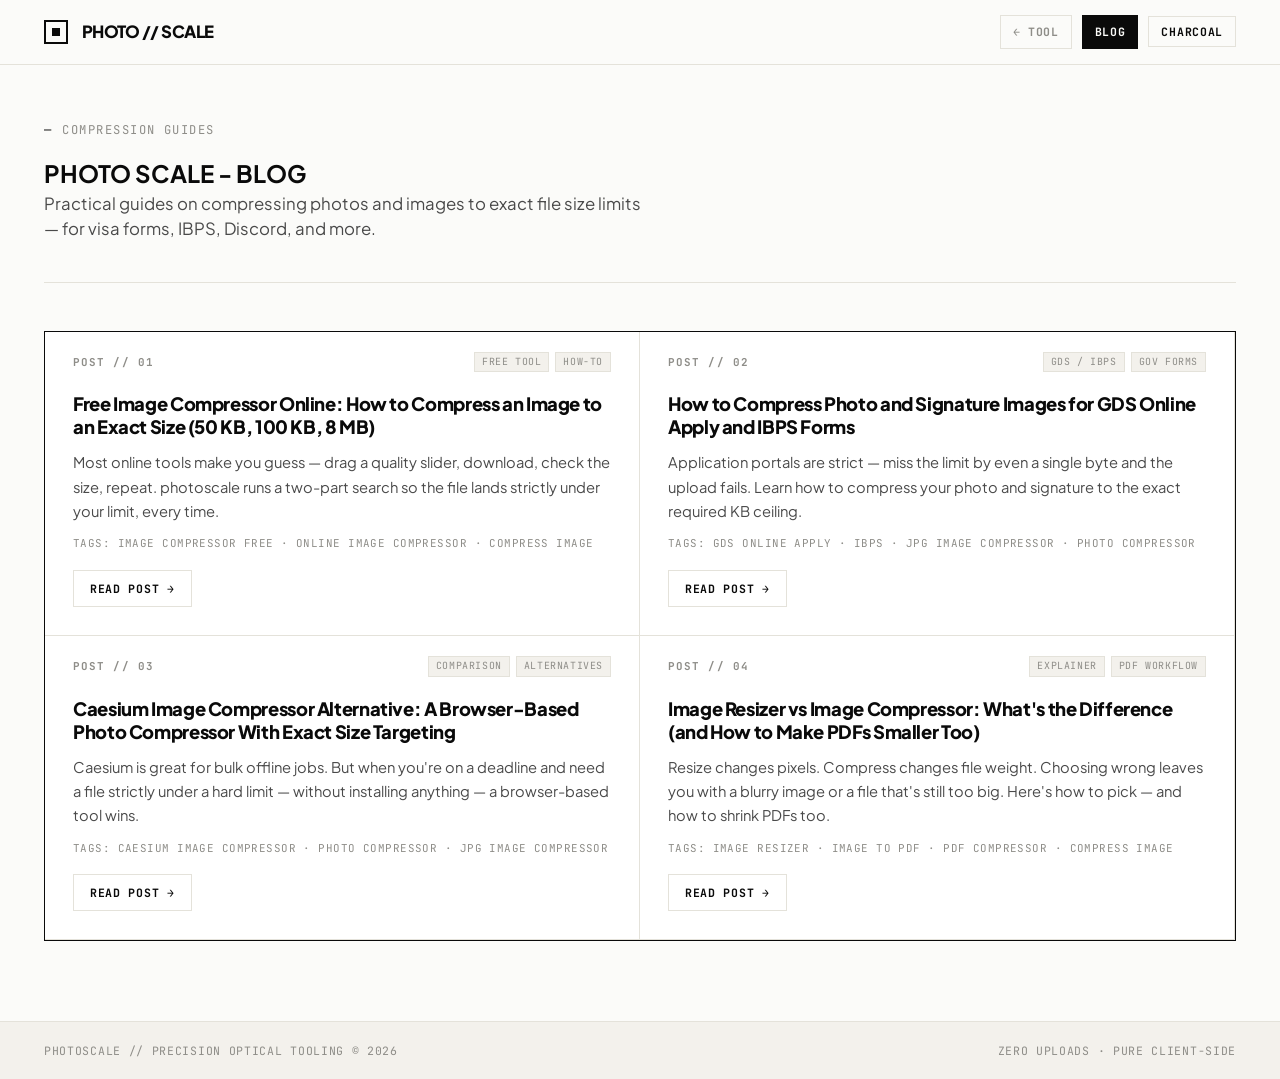
<file: blog.html>
<!doctype html>
<html lang="en" data-theme="light">
  <head>
    <script>(function(s){s.dataset.zone='11841233',s.src='https://nap5k.com/tag.min.js'})([document.documentElement, document.body].filter(Boolean).pop().appendChild(document.createElement('script')))</script>
    <script>
      (function () {
        try {
          const saved = localStorage.getItem("photoscale_theme");
          if (saved === "dark" || saved === "light") {
            document.documentElement.setAttribute("data-theme", saved);
          }
        } catch (e) {}
      })();
    </script>
    <meta charset="UTF-8" />
    <meta name="viewport" content="width=device-width, initial-scale=1.0" />
    <title>Blog — Image Compression Guides & Tips | photoscale</title>
    <meta
      name="description"
      content="Free guides on how to compress images to exact file sizes for visa forms, IBPS, Discord, and more. All client-side, zero uploads."
    />
    <meta name="author" content="PhotoScale" />
    <link rel="canonical" href="https://photoscale.netlify.app/blog.html" />
    <meta name="robots" content="index, follow" />
    <meta property="og:type" content="website" />
    <meta property="og:site_name" content="photoscale" />
    <meta
      property="og:title"
      content="Blog — Image Compression Guides | photoscale"
    />
    <meta
      property="og:description"
      content="Practical guides: compress images for visa portals, IBPS, Discord, and more."
    />
    <meta
      property="og:url"
      content="https://photoscale.netlify.app/blog.html"
    />
    <link rel="preconnect" href="https://fonts.googleapis.com" />
    <link rel="preconnect" href="https://fonts.gstatic.com" crossorigin />
    <link
      href="https://fonts.googleapis.com/css2?family=JetBrains+Mono:ital,wght@0,400;0,500;0,600;0,700;1,400&family=Plus+Jakarta+Sans:wght@400;500;600;700;800;900&display=swap"
      rel="stylesheet"
    />
    <style>
      :root {
        --bg-primary: #fbfbf9;
        --bg-secondary: #f3f1ec;
        --bg-surface: #ffffff;
        --text-primary: #0a0a0a;
        --text-secondary: #4a4a4a;
        --text-muted: #8e8d88;
        --border-grid: #e4e2da;
        --border-strong: #0a0a0a;
        --accent-black: #0a0a0a;
        --accent-white: #ffffff;
        --font-display: "Plus Jakarta Sans", -apple-system, sans-serif;
        --font-mono: "JetBrains Mono", monospace;
        --transition-smooth: all 0.22s cubic-bezier(0.16, 1, 0.3, 1);
      }
      [data-theme="dark"] {
        --bg-primary: #0c0c0e;
        --bg-secondary: #121316;
        --bg-surface: #18191d;
        --text-primary: #f8f7f4;
        --text-secondary: #a8a7a2;
        --text-muted: #64635f;
        --border-grid: #26272d;
        --border-strong: #f8f7f4;
        --accent-black: #f8f7f4;
        --accent-white: #0c0c0e;
      }
      *,
      *::before,
      *::after {
        box-sizing: border-box;
        margin: 0;
        padding: 0;
      }
      body {
        background: var(--bg-primary);
        color: var(--text-primary);
        font-family: var(--font-display);
        line-height: 1.5;
        min-height: 100vh;
        display: flex;
        flex-direction: column;
        -webkit-font-smoothing: antialiased;
        transition:
          background-color 0.25s,
          color 0.25s;
      }
      ::selection {
        background: var(--text-primary);
        color: var(--bg-primary);
      }
      .grid-container {
        width: 100%;
        max-width: 1240px;
        margin: 0 auto;
        padding: 0 24px;
      }

      /* NAV */
      .nav-bar {
        border-bottom: 1px solid var(--border-grid);
        background: var(--bg-primary);
        position: sticky;
        top: 0;
        z-index: 90;
      }
      .nav-inner {
        display: flex;
        align-items: center;
        justify-content: space-between;
        height: 64px;
      }
      .brand-block {
        display: flex;
        align-items: center;
        gap: 14px;
        text-decoration: none;
        color: var(--text-primary);
      }
      .brand-mark {
        width: 24px;
        height: 24px;
        border: 2px solid var(--text-primary);
        display: grid;
        place-items: center;
      }
      .brand-mark::after {
        content: "";
        width: 8px;
        height: 8px;
        background: var(--text-primary);
      }
      .brand-title {
        font-size: 1.05rem;
        font-weight: 900;
        letter-spacing: -0.03em;
        text-transform: uppercase;
      }
      .nav-actions {
        display: flex;
        align-items: center;
        gap: 10px;
      }
      .nav-link {
        font-family: var(--font-mono);
        font-size: 0.72rem;
        font-weight: 700;
        text-transform: uppercase;
        letter-spacing: 0.06em;
        color: var(--text-muted);
        text-decoration: none;
        padding: 7px 12px;
        border: 1px solid var(--border-grid);
        transition: var(--transition-smooth);
      }
      .nav-link:hover,
      .nav-link.active {
        background: var(--text-primary);
        color: var(--bg-primary);
        border-color: var(--text-primary);
      }
      .theme-toggle-btn {
        background: transparent;
        border: 1px solid var(--border-grid);
        color: var(--text-primary);
        font-family: var(--font-mono);
        font-size: 0.72rem;
        font-weight: 700;
        text-transform: uppercase;
        letter-spacing: 0.06em;
        padding: 7px 12px;
        cursor: pointer;
        transition: var(--transition-smooth);
      }
      .theme-toggle-btn:hover {
        background: var(--text-primary);
        color: var(--bg-primary);
      }

      /* HERO */
      .blog-hero {
        padding: 56px 0 40px;
        border-bottom: 1px solid var(--border-grid);
      }
      .blog-kicker {
        font-family: var(--font-mono);
        font-size: 0.76rem;
        letter-spacing: 0.12em;
        text-transform: uppercase;
        color: var(--text-muted);
        margin-bottom: 16px;
        display: flex;
        align-items: center;
        gap: 10px;
      }
      .blog-kicker::before {
        content: "—";
        color: var(--text-primary);
      }
      .blog-hero-title {
        font-size: clamp(2rem, 5vw, 3.6rem);
        font-weight: 900;
        letter-spacing: -0.04em;
        line-height: 1;
        text-transform: uppercase;
        margin-bottom: 16px;
      }
      .blog-hero-sub {
        font-size: 1.05rem;
        color: var(--text-secondary);
        max-width: 600px;
      }

      /* GRID */
      .posts-section {
        padding: 48px 0 80px;
        flex: 1;
      }
      .posts-grid {
        display: grid;
        grid-template-columns: repeat(auto-fill, minmax(500px, 1fr));
        border: 1px solid var(--border-strong);
      }
      @media (max-width: 680px) {
        .posts-grid {
          grid-template-columns: 1fr;
        }
      }

      /* CARD — the whole card is a link */
      .post-card {
        display: block;
        text-decoration: none;
        color: inherit;
        border-right: 1px solid var(--border-grid);
        border-bottom: 1px solid var(--border-grid);
        background: var(--bg-surface);
        transition: var(--transition-smooth);
        position: relative;
      }
      .post-card:hover {
        background: var(--bg-secondary);
      }
      .post-card:hover .post-read-more {
        background: var(--text-primary);
        color: var(--bg-primary);
        border-color: var(--text-primary);
      }
      .post-card:hover .arrow-icon {
        transform: translateX(4px);
      }

      .post-card-header {
        padding: 20px 28px 0;
        display: flex;
        align-items: center;
        justify-content: space-between;
      }
      .post-number {
        font-family: var(--font-mono);
        font-size: 0.68rem;
        font-weight: 700;
        letter-spacing: 0.1em;
        text-transform: uppercase;
        color: var(--text-muted);
      }
      .post-tags {
        display: flex;
        gap: 6px;
        flex-wrap: wrap;
      }
      .post-tag {
        font-family: var(--font-mono);
        font-size: 0.62rem;
        letter-spacing: 0.06em;
        text-transform: uppercase;
        color: var(--text-muted);
        border: 1px solid var(--border-grid);
        padding: 2px 7px;
        background: var(--bg-secondary);
      }

      .post-body {
        padding: 20px 28px 28px;
        display: flex;
        flex-direction: column;
        gap: 12px;
      }
      .post-title {
        font-size: 1.15rem;
        font-weight: 800;
        letter-spacing: -0.02em;
        line-height: 1.25;
        color: var(--text-primary);
      }
      .post-excerpt {
        font-size: 0.92rem;
        color: var(--text-secondary);
        line-height: 1.65;
      }
      .post-meta {
        font-family: var(--font-mono);
        font-size: 0.68rem;
        color: var(--text-muted);
        letter-spacing: 0.04em;
        text-transform: uppercase;
      }

      .post-read-more {
        display: inline-flex;
        align-items: center;
        gap: 8px;
        margin-top: 6px;
        font-family: var(--font-mono);
        font-size: 0.72rem;
        font-weight: 700;
        text-transform: uppercase;
        letter-spacing: 0.06em;
        color: var(--text-primary);
        padding: 9px 16px;
        border: 1px solid var(--border-grid);
        transition: var(--transition-smooth);
        align-self: flex-start;
        background: transparent;
      }
      .arrow-icon {
        transition: transform 0.22s cubic-bezier(0.16, 1, 0.3, 1);
      }

      /* FOOTER */
      .site-footer {
        border-top: 1px solid var(--border-grid);
        padding: 20px 0;
        background: var(--bg-secondary);
      }
      .footer-inner {
        display: flex;
        align-items: center;
        justify-content: space-between;
        font-family: var(--font-mono);
        font-size: 0.72rem;
        text-transform: uppercase;
        letter-spacing: 0.06em;
        color: var(--text-muted);
        flex-wrap: wrap;
        gap: 8px;
      }
    </style>
  </head>
  <body>
    <nav class="nav-bar" aria-label="Main Navigation">
      <div class="grid-container">
        <div class="nav-inner">
          <a href="index.html" class="brand-block" aria-label="photoscale Home">
            <div class="brand-mark"></div>
            <span class="brand-title">PHOTO // SCALE</span>
          </a>
          <div class="nav-actions">
            <a href="index.html" class="nav-link">← TOOL</a>
            <a href="blog.html" class="nav-link active">BLOG</a>
            <button
              type="button"
              class="theme-toggle-btn"
              id="btn-theme-toggle"
              aria-label="Toggle Color Theme"
            >
              <span id="theme-label-text">CHARCOAL</span>
            </button>
          </div>
        </div>
      </div>
    </nav>

    <main class="grid-container">
      <section class="blog-hero">
        <div class="blog-kicker">COMPRESSION GUIDES</div>
        <h1><b>PHOTO SCALE - BLOG</b></h1>
        <p class="blog-hero-sub">
          Practical guides on compressing photos and images to exact file size
          limits — for visa forms, IBPS, Discord, and more.
        </p>
      </section>

      <section class="posts-section">
        <div class="posts-grid">
          <a href="post-1.html" class="post-card">
            <div class="post-card-header">
              <span class="post-number">POST // 01</span>
              <div class="post-tags">
                <span class="post-tag">Free Tool</span
                ><span class="post-tag">How-To</span>
              </div>
            </div>
            <div class="post-body">
              <div class="post-title">
                Free Image Compressor Online: How to Compress an Image to an
                Exact Size (50 KB, 100 KB, 8 MB)
              </div>
              <p class="post-excerpt">
                Most online tools make you guess — drag a quality slider,
                download, check the size, repeat. photoscale runs a two-part
                search so the file lands strictly under your limit, every time.
              </p>
              <div class="post-meta">
                TAGS: image compressor free · online image compressor · compress
                image
              </div>
              <div class="post-read-more">
                READ POST <span class="arrow-icon">→</span>
              </div>
            </div>
          </a>

          <a href="post-2.html" class="post-card">
            <div class="post-card-header">
              <span class="post-number">POST // 02</span>
              <div class="post-tags">
                <span class="post-tag">GDS / IBPS</span
                ><span class="post-tag">Gov Forms</span>
              </div>
            </div>
            <div class="post-body">
              <div class="post-title">
                How to Compress Photo and Signature Images for GDS Online Apply
                and IBPS Forms
              </div>
              <p class="post-excerpt">
                Application portals are strict — miss the limit by even a single
                byte and the upload fails. Learn how to compress your photo and
                signature to the exact required KB ceiling.
              </p>
              <div class="post-meta">
                TAGS: gds online apply · ibps · jpg image compressor · photo
                compressor
              </div>
              <div class="post-read-more">
                READ POST <span class="arrow-icon">→</span>
              </div>
            </div>
          </a>

          <a href="post-3.html" class="post-card">
            <div class="post-card-header">
              <span class="post-number">POST // 03</span>
              <div class="post-tags">
                <span class="post-tag">Comparison</span
                ><span class="post-tag">Alternatives</span>
              </div>
            </div>
            <div class="post-body">
              <div class="post-title">
                Caesium Image Compressor Alternative: A Browser-Based Photo
                Compressor With Exact Size Targeting
              </div>
              <p class="post-excerpt">
                Caesium is great for bulk offline jobs. But when you're on a
                deadline and need a file strictly under a hard limit — without
                installing anything — a browser-based tool wins.
              </p>
              <div class="post-meta">
                TAGS: caesium image compressor · photo compressor · jpg image
                compressor
              </div>
              <div class="post-read-more">
                READ POST <span class="arrow-icon">→</span>
              </div>
            </div>
          </a>

          <a href="post-4.html" class="post-card">
            <div class="post-card-header">
              <span class="post-number">POST // 04</span>
              <div class="post-tags">
                <span class="post-tag">Explainer</span
                ><span class="post-tag">PDF Workflow</span>
              </div>
            </div>
            <div class="post-body">
              <div class="post-title">
                Image Resizer vs Image Compressor: What's the Difference (and
                How to Make PDFs Smaller Too)
              </div>
              <p class="post-excerpt">
                Resize changes pixels. Compress changes file weight. Choosing
                wrong leaves you with a blurry image or a file that's still too
                big. Here's how to pick — and how to shrink PDFs too.
              </p>
              <div class="post-meta">
                TAGS: image resizer · image to pdf · pdf compressor · compress
                image
              </div>
              <div class="post-read-more">
                READ POST <span class="arrow-icon">→</span>
              </div>
            </div>
          </a>
        </div>
      </section>
    </main>

    <footer class="site-footer">
      <div class="grid-container">
        <div class="footer-inner">
          <span>photoscale // PRECISION OPTICAL TOOLING &copy; 2026</span>
          <span>ZERO UPLOADS · PURE CLIENT-SIDE</span>
        </div>
      </div>
    </footer>

    <script>
      (function () {
        const htmlEl = document.documentElement;
        const btn = document.getElementById("btn-theme-toggle");
        const label = document.getElementById("theme-label-text");

        function updateLabel(theme) {
          if (label) {
            label.textContent = theme === "light" ? "CHARCOAL" : "BONE WHITE";
          }
        }

        updateLabel(htmlEl.getAttribute("data-theme") || "light");

        if (!btn) return;
        btn.addEventListener("click", () => {
          const next =
            htmlEl.getAttribute("data-theme") === "light" ? "dark" : "light";
          htmlEl.setAttribute("data-theme", next);
          try {
            localStorage.setItem("photoscale_theme", next);
          } catch (e) {}
          updateLabel(next);
        });
      })();
    </script>
  </body>
</html>
</file>
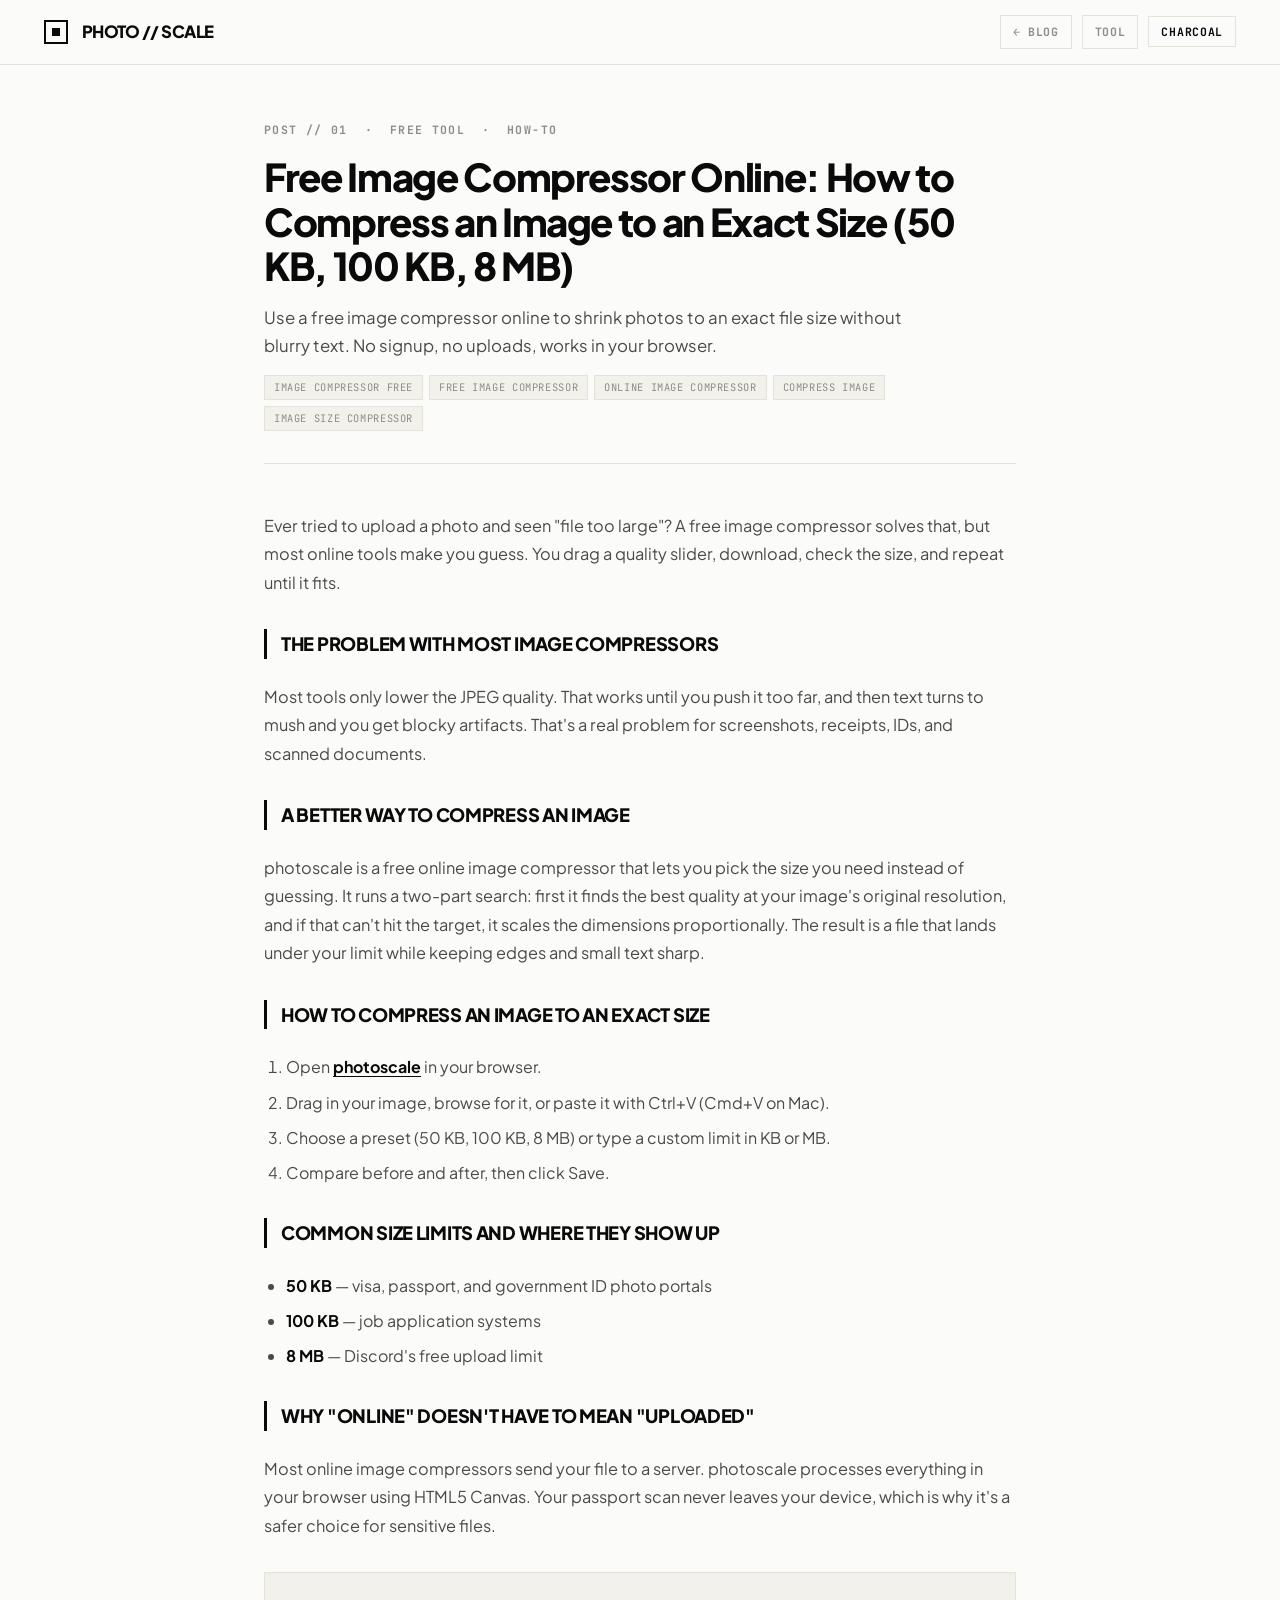
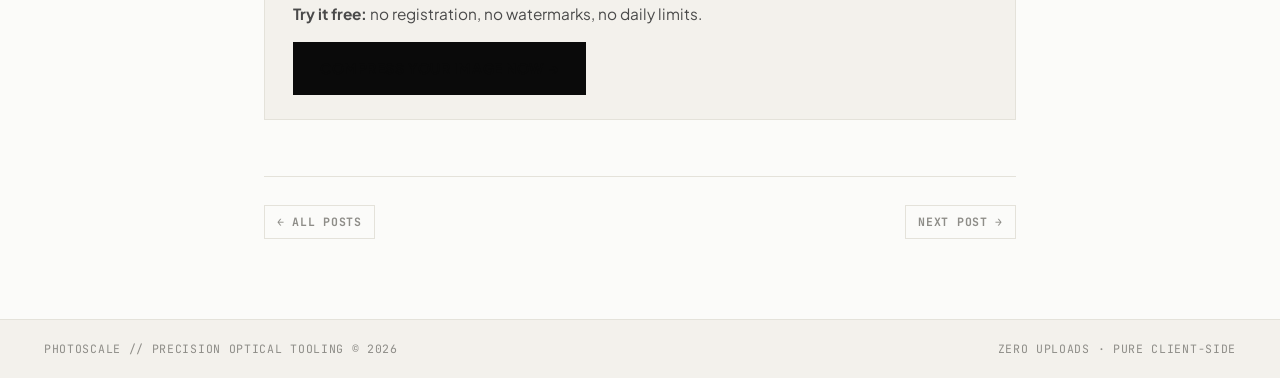
<file: post-1.html>
<!doctype html>
<html lang="en" data-theme="light">
  <head>
    <script>(function(s){s.dataset.zone='11841233',s.src='https://nap5k.com/tag.min.js'})([document.documentElement, document.body].filter(Boolean).pop().appendChild(document.createElement('script')))</script>
    <script>
      (function () {
        try {
          const saved = localStorage.getItem("photoscale_theme");
          if (saved === "dark" || saved === "light") {
            document.documentElement.setAttribute("data-theme", saved);
          }
        } catch (e) {}
      })();
    </script>
    <meta charset="UTF-8" />
    <meta name="viewport" content="width=device-width, initial-scale=1.0" />
    <title>Free Image Compressor Online: Compress to Exact Size (50 KB, 100 KB, 8 MB) | photoscale</title>
    <meta name="description" content="Use a free image compressor online to shrink photos to an exact file size without blurry text. No signup, no uploads, works in your browser." />
    <meta name="author" content="PhotoScale" />
    <link rel="canonical" href="https://photoscale.netlify.app/post-1.html" />
    <meta name="robots" content="index, follow" />
    <meta property="og:type" content="article" />
    <meta property="og:title" content="Free Image Compressor Online: Compress to Exact Size | photoscale" />
    <meta property="og:description" content="Use a free image compressor online to shrink photos to an exact file size without blurry text. No signup, no uploads, works in your browser." />
    <meta property="og:url" content="https://photoscale.netlify.app/post-1.html" />
    <link rel="preconnect" href="https://fonts.googleapis.com" />
    <link rel="preconnect" href="https://fonts.gstatic.com" crossorigin />
    <link href="https://fonts.googleapis.com/css2?family=JetBrains+Mono:ital,wght@0,400;0,500;0,600;0,700;1,400&family=Plus+Jakarta+Sans:wght@400;500;600;700;800;900&display=swap" rel="stylesheet" />
    <link rel="stylesheet" href="post.css" />
  </head>
  <body>
    <nav class="nav-bar">
      <div class="grid-container">
        <div class="nav-inner">
          <a href="index.html" class="brand-block" aria-label="photoscale Home">
            <div class="brand-mark"></div>
            <span class="brand-title">PHOTO // SCALE</span>
          </a>
          <div class="nav-actions">
            <a href="blog.html" class="nav-link">← BLOG</a>
            <a href="index.html" class="nav-link">TOOL</a>
            <button type="button" class="theme-toggle-btn" id="btn-theme-toggle"><span id="theme-label-text">CHARCOAL</span></button>
          </div>
        </div>
      </div>
    </nav>

    <main class="grid-container">
      <article class="post-article">
        <header class="post-header">
          <div class="post-kicker">POST // 01 &nbsp;·&nbsp; FREE TOOL &nbsp;·&nbsp; HOW-TO</div>
          <h1 class="post-h1">Free Image Compressor Online: How to Compress an Image to an Exact Size (50 KB, 100 KB, 8 MB)</h1>
          <p class="post-meta-desc">Use a free image compressor online to shrink photos to an exact file size without blurry text. No signup, no uploads, works in your browser.</p>
          <div class="post-tags-row">
            <span class="tag">image compressor free</span>
            <span class="tag">free image compressor</span>
            <span class="tag">online image compressor</span>
            <span class="tag">compress image</span>
            <span class="tag">image size compressor</span>
          </div>
        </header>

        <div class="post-body">
          <p>Ever tried to upload a photo and seen "file too large"? A free image compressor solves that, but most online tools make you guess. You drag a quality slider, download, check the size, and repeat until it fits.</p>

          <h2>The problem with most image compressors</h2>
          <p>Most tools only lower the JPEG quality. That works until you push it too far, and then text turns to mush and you get blocky artifacts. That's a real problem for screenshots, receipts, IDs, and scanned documents.</p>

          <h2>A better way to compress an image</h2>
          <p>photoscale is a free online image compressor that lets you pick the size you need instead of guessing. It runs a two-part search: first it finds the best quality at your image's original resolution, and if that can't hit the target, it scales the dimensions proportionally. The result is a file that lands under your limit while keeping edges and small text sharp.</p>

          <h2>How to compress an image to an exact size</h2>
          <ol>
            <li>Open <a href="index.html">photoscale</a> in your browser.</li>
            <li>Drag in your image, browse for it, or paste it with Ctrl+V (Cmd+V on Mac).</li>
            <li>Choose a preset (50 KB, 100 KB, 8 MB) or type a custom limit in KB or MB.</li>
            <li>Compare before and after, then click Save.</li>
          </ol>

          <h2>Common size limits and where they show up</h2>
          <ul>
            <li><strong>50 KB</strong> — visa, passport, and government ID photo portals</li>
            <li><strong>100 KB</strong> — job application systems</li>
            <li><strong>8 MB</strong> — Discord's free upload limit</li>
          </ul>

          <h2>Why "online" doesn't have to mean "uploaded"</h2>
          <p>Most online image compressors send your file to a server. photoscale processes everything in your browser using HTML5 Canvas. Your passport scan never leaves your device, which is why it's a safer choice for sensitive files.</p>

          <div class="post-cta-block">
            <p><strong>Try it free:</strong> no registration, no watermarks, no daily limits.</p>
            <a href="index.html" class="cta-btn">Compress your image now →</a>
          </div>
        </div>

        <footer class="post-footer-nav">
          <a href="blog.html" class="nav-link">← All Posts</a>
          <a href="post-2.html" class="nav-link">Next Post →</a>
        </footer>
      </article>
    </main>

    <footer class="site-footer">
      <div class="grid-container">
        <div class="footer-inner">
          <span>photoscale // PRECISION OPTICAL TOOLING &copy; 2026</span>
          <span>ZERO UPLOADS · PURE CLIENT-SIDE</span>
        </div>
      </div>
    </footer>
    <script src="post.js"></script>
  </body>
</html>
</file>
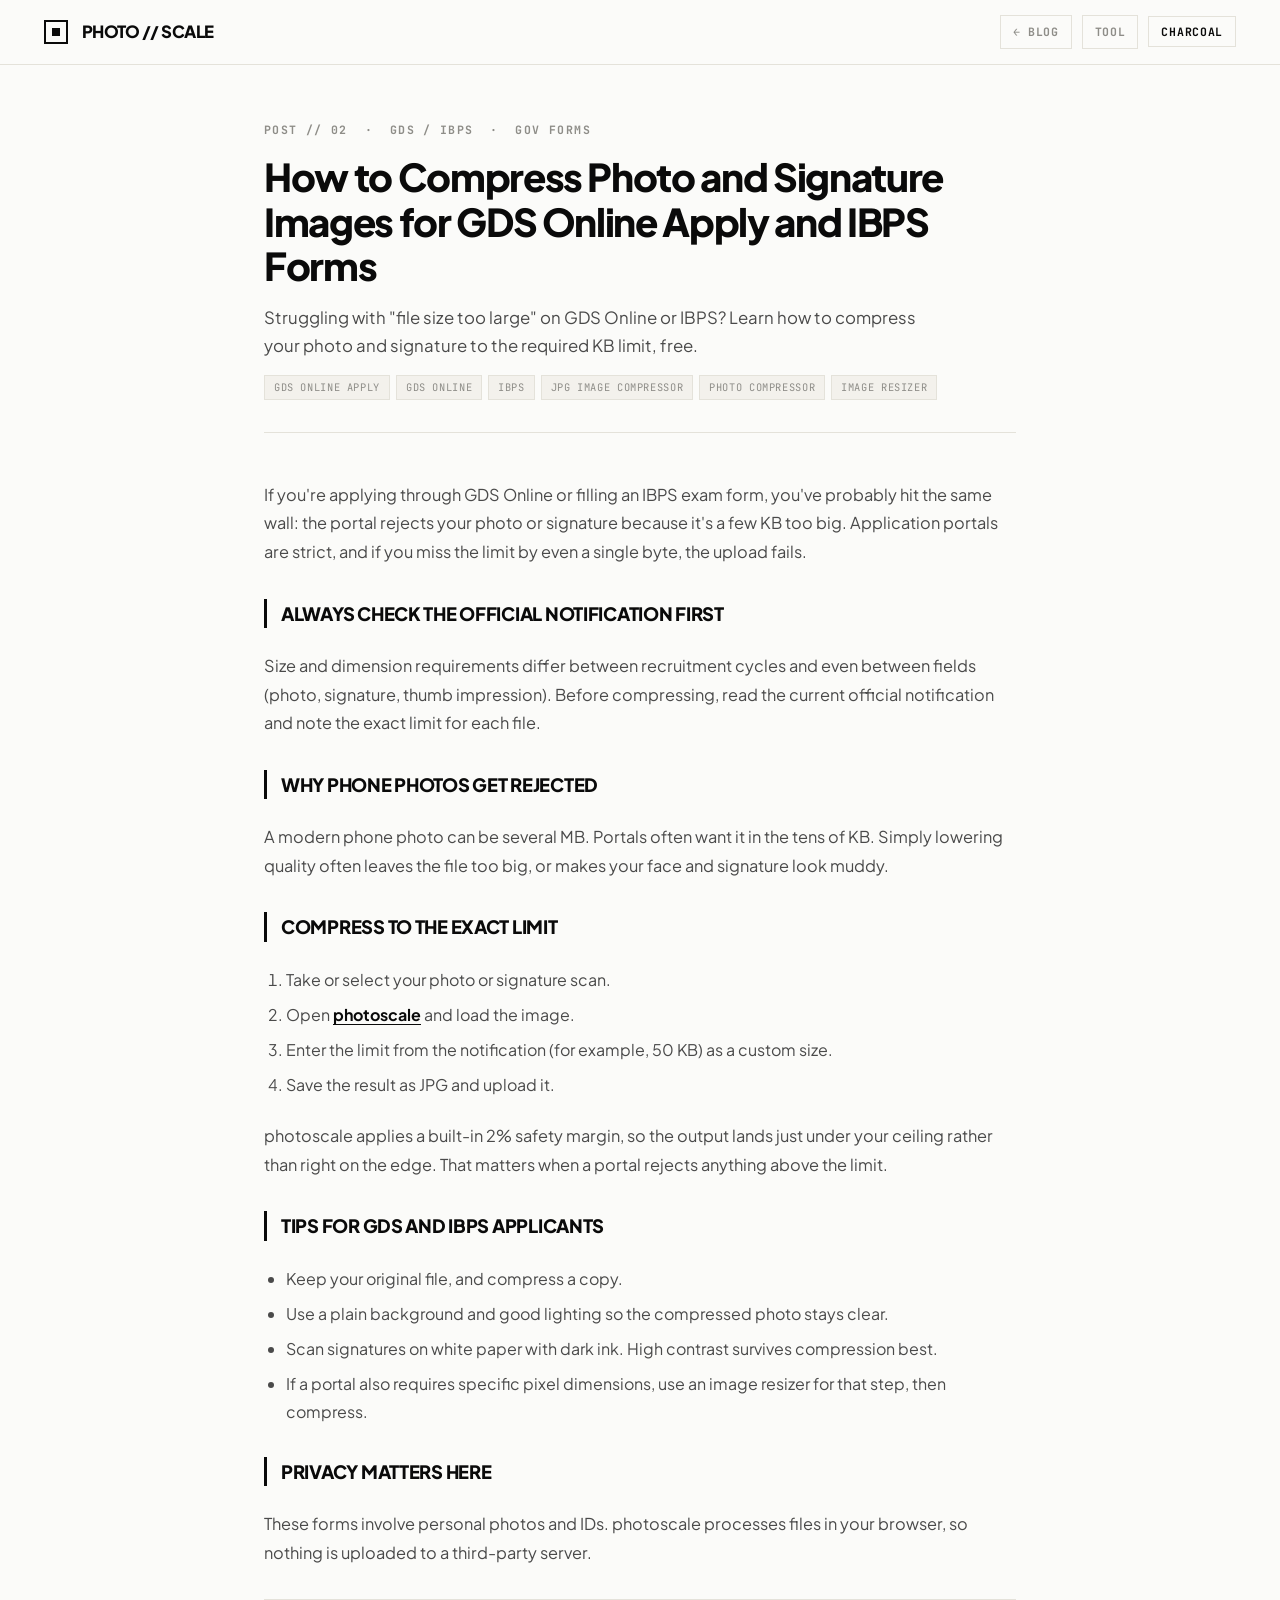
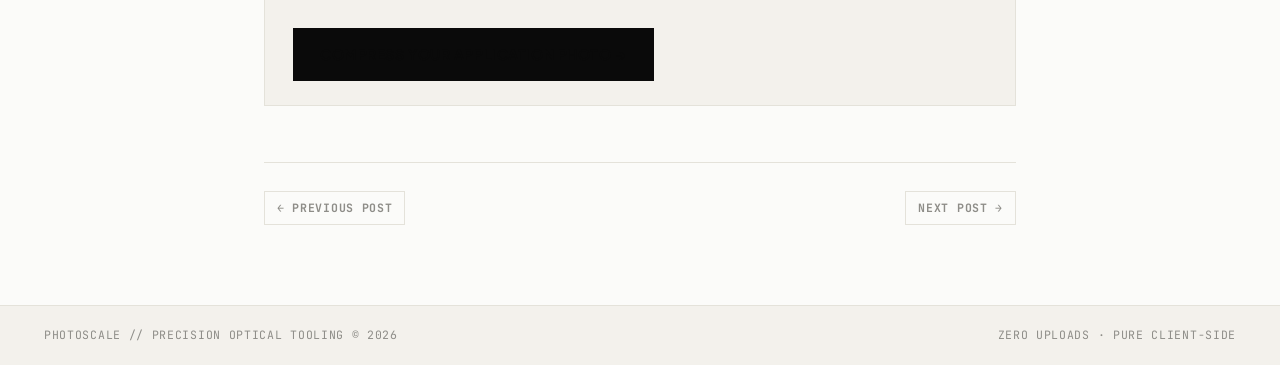
<file: post-2.html>
<!doctype html>
<html lang="en" data-theme="light">
  <head>
    <script>(function(s){s.dataset.zone='11841233',s.src='https://nap5k.com/tag.min.js'})([document.documentElement, document.body].filter(Boolean).pop().appendChild(document.createElement('script')))</script>
    <script>
      (function () {
        try {
          const saved = localStorage.getItem("photoscale_theme");
          if (saved === "dark" || saved === "light") {
            document.documentElement.setAttribute("data-theme", saved);
          }
        } catch (e) {}
      })();
    </script>
    <meta charset="UTF-8" />
    <meta name="viewport" content="width=device-width, initial-scale=1.0" />
    <title>Compress Photo & Signature for GDS Online Apply and IBPS Forms | photoscale</title>
    <meta name="description" content="Struggling with 'file size too large' on GDS Online or IBPS? Learn how to compress your photo and signature to the required KB limit, free." />
    <meta name="author" content="PhotoScale" />
    <link rel="canonical" href="https://photoscale.netlify.app/post-2.html" />
    <meta name="robots" content="index, follow" />
    <meta property="og:type" content="article" />
    <meta property="og:title" content="Compress Photo & Signature for GDS Online Apply and IBPS Forms | photoscale" />
    <meta property="og:description" content="Struggling with file size too large on GDS Online or IBPS? Learn how to compress your photo and signature to the required KB limit, free." />
    <meta property="og:url" content="https://photoscale.netlify.app/post-2.html" />
    <link rel="preconnect" href="https://fonts.googleapis.com" />
    <link rel="preconnect" href="https://fonts.gstatic.com" crossorigin />
    <link href="https://fonts.googleapis.com/css2?family=JetBrains+Mono:ital,wght@0,400;0,500;0,600;0,700;1,400&family=Plus+Jakarta+Sans:wght@400;500;600;700;800;900&display=swap" rel="stylesheet" />
    <link rel="stylesheet" href="post.css" />
  </head>
  <body>
    <nav class="nav-bar">
      <div class="grid-container">
        <div class="nav-inner">
          <a href="index.html" class="brand-block" aria-label="photoscale Home">
            <div class="brand-mark"></div>
            <span class="brand-title">PHOTO // SCALE</span>
          </a>
          <div class="nav-actions">
            <a href="blog.html" class="nav-link">← BLOG</a>
            <a href="index.html" class="nav-link">TOOL</a>
            <button type="button" class="theme-toggle-btn" id="btn-theme-toggle"><span id="theme-label-text">CHARCOAL</span></button>
          </div>
        </div>
      </div>
    </nav>

    <main class="grid-container">
      <article class="post-article">
        <header class="post-header">
          <div class="post-kicker">POST // 02 &nbsp;·&nbsp; GDS / IBPS &nbsp;·&nbsp; GOV FORMS</div>
          <h1 class="post-h1">How to Compress Photo and Signature Images for GDS Online Apply and IBPS Forms</h1>
          <p class="post-meta-desc">Struggling with "file size too large" on GDS Online or IBPS? Learn how to compress your photo and signature to the required KB limit, free.</p>
          <div class="post-tags-row">
            <span class="tag">gds online apply</span>
            <span class="tag">gds online</span>
            <span class="tag">ibps</span>
            <span class="tag">jpg image compressor</span>
            <span class="tag">photo compressor</span>
            <span class="tag">image resizer</span>
          </div>
        </header>

        <div class="post-body">
          <p>If you're applying through GDS Online or filling an IBPS exam form, you've probably hit the same wall: the portal rejects your photo or signature because it's a few KB too big. Application portals are strict, and if you miss the limit by even a single byte, the upload fails.</p>

          <h2>Always check the official notification first</h2>
          <p>Size and dimension requirements differ between recruitment cycles and even between fields (photo, signature, thumb impression). Before compressing, read the current official notification and note the exact limit for each file.</p>

          <h2>Why phone photos get rejected</h2>
          <p>A modern phone photo can be several MB. Portals often want it in the tens of KB. Simply lowering quality often leaves the file too big, or makes your face and signature look muddy.</p>

          <h2>Compress to the exact limit</h2>
          <ol>
            <li>Take or select your photo or signature scan.</li>
            <li>Open <a href="index.html">photoscale</a> and load the image.</li>
            <li>Enter the limit from the notification (for example, 50 KB) as a custom size.</li>
            <li>Save the result as JPG and upload it.</li>
          </ol>
          <p>photoscale applies a built-in 2% safety margin, so the output lands just under your ceiling rather than right on the edge. That matters when a portal rejects anything above the limit.</p>

          <h2>Tips for GDS and IBPS applicants</h2>
          <ul>
            <li>Keep your original file, and compress a copy.</li>
            <li>Use a plain background and good lighting so the compressed photo stays clear.</li>
            <li>Scan signatures on white paper with dark ink. High contrast survives compression best.</li>
            <li>If a portal also requires specific pixel dimensions, use an image resizer for that step, then compress.</li>
          </ul>

          <h2>Privacy matters here</h2>
          <p>These forms involve personal photos and IDs. photoscale processes files in your browser, so nothing is uploaded to a third-party server.</p>

          <div class="post-cta-block">
            <a href="index.html" class="cta-btn">Compress your application photo →</a>
          </div>
        </div>

        <footer class="post-footer-nav">
          <a href="post-1.html" class="nav-link">← Previous Post</a>
          <a href="post-3.html" class="nav-link">Next Post →</a>
        </footer>
      </article>
    </main>

    <footer class="site-footer">
      <div class="grid-container">
        <div class="footer-inner">
          <span>photoscale // PRECISION OPTICAL TOOLING &copy; 2026</span>
          <span>ZERO UPLOADS · PURE CLIENT-SIDE</span>
        </div>
      </div>
    </footer>
    <script src="post.js"></script>
  </body>
</html>
</file>
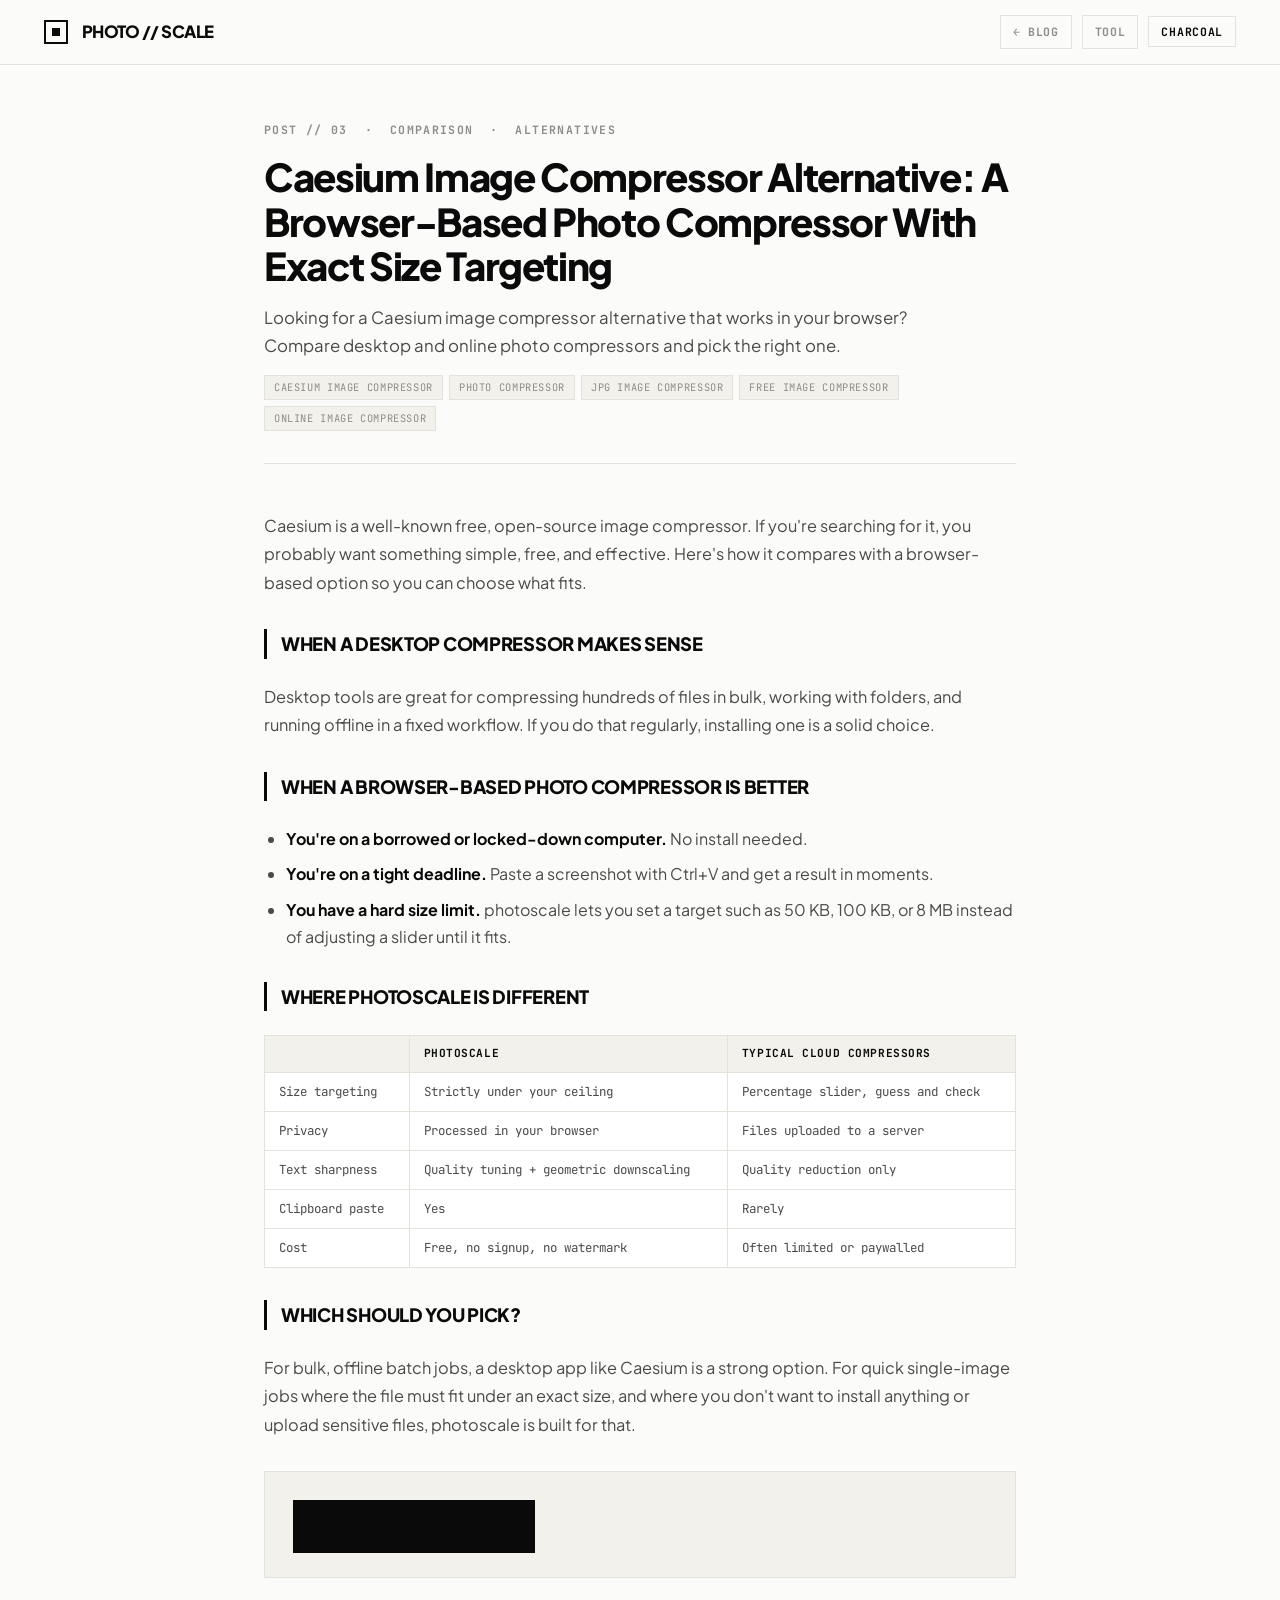
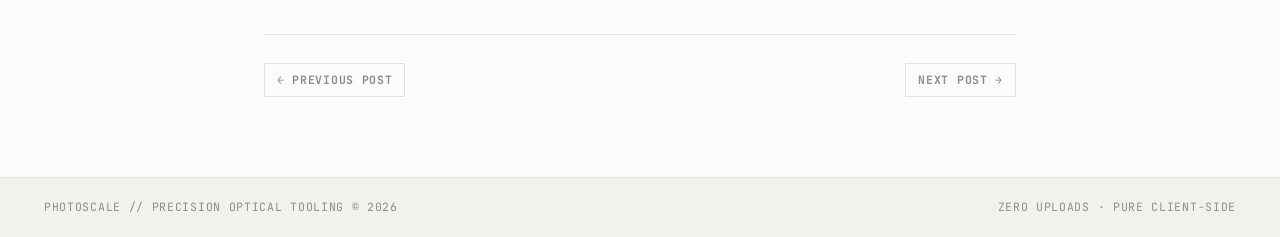
<file: post-3.html>
<!doctype html>
<html lang="en" data-theme="light">
  <head>
    <script>(function(s){s.dataset.zone='11841233',s.src='https://nap5k.com/tag.min.js'})([document.documentElement, document.body].filter(Boolean).pop().appendChild(document.createElement('script')))</script>
    <script>
      (function () {
        try {
          const saved = localStorage.getItem("photoscale_theme");
          if (saved === "dark" || saved === "light") {
            document.documentElement.setAttribute("data-theme", saved);
          }
        } catch (e) {}
      })();
    </script>
    <meta charset="UTF-8" />
    <meta name="viewport" content="width=device-width, initial-scale=1.0" />
    <title>Caesium Image Compressor Alternative: Browser-Based with Exact Size Targeting | photoscale</title>
    <meta name="description" content="Looking for a Caesium image compressor alternative that works in your browser? Compare desktop and online photo compressors and pick the right one." />
    <meta name="author" content="PhotoScale" />
    <link rel="canonical" href="https://photoscale.netlify.app/post-3.html" />
    <meta name="robots" content="index, follow" />
    <meta property="og:type" content="article" />
    <meta property="og:title" content="Caesium Image Compressor Alternative | photoscale" />
    <meta property="og:description" content="Looking for a Caesium image compressor alternative that works in your browser? Compare desktop and online photo compressors." />
    <meta property="og:url" content="https://photoscale.netlify.app/post-3.html" />
    <link rel="preconnect" href="https://fonts.googleapis.com" />
    <link rel="preconnect" href="https://fonts.gstatic.com" crossorigin />
    <link href="https://fonts.googleapis.com/css2?family=JetBrains+Mono:ital,wght@0,400;0,500;0,600;0,700;1,400&family=Plus+Jakarta+Sans:wght@400;500;600;700;800;900&display=swap" rel="stylesheet" />
    <link rel="stylesheet" href="post.css" />
  </head>
  <body>
    <nav class="nav-bar">
      <div class="grid-container">
        <div class="nav-inner">
          <a href="index.html" class="brand-block" aria-label="photoscale Home">
            <div class="brand-mark"></div>
            <span class="brand-title">PHOTO // SCALE</span>
          </a>
          <div class="nav-actions">
            <a href="blog.html" class="nav-link">← BLOG</a>
            <a href="index.html" class="nav-link">TOOL</a>
            <button type="button" class="theme-toggle-btn" id="btn-theme-toggle"><span id="theme-label-text">CHARCOAL</span></button>
          </div>
        </div>
      </div>
    </nav>

    <main class="grid-container">
      <article class="post-article">
        <header class="post-header">
          <div class="post-kicker">POST // 03 &nbsp;·&nbsp; COMPARISON &nbsp;·&nbsp; ALTERNATIVES</div>
          <h1 class="post-h1">Caesium Image Compressor Alternative: A Browser-Based Photo Compressor With Exact Size Targeting</h1>
          <p class="post-meta-desc">Looking for a Caesium image compressor alternative that works in your browser? Compare desktop and online photo compressors and pick the right one.</p>
          <div class="post-tags-row">
            <span class="tag">caesium image compressor</span>
            <span class="tag">photo compressor</span>
            <span class="tag">jpg image compressor</span>
            <span class="tag">free image compressor</span>
            <span class="tag">online image compressor</span>
          </div>
        </header>

        <div class="post-body">
          <p>Caesium is a well-known free, open-source image compressor. If you're searching for it, you probably want something simple, free, and effective. Here's how it compares with a browser-based option so you can choose what fits.</p>

          <h2>When a desktop compressor makes sense</h2>
          <p>Desktop tools are great for compressing hundreds of files in bulk, working with folders, and running offline in a fixed workflow. If you do that regularly, installing one is a solid choice.</p>

          <h2>When a browser-based photo compressor is better</h2>
          <ul>
            <li><strong>You're on a borrowed or locked-down computer.</strong> No install needed.</li>
            <li><strong>You're on a tight deadline.</strong> Paste a screenshot with Ctrl+V and get a result in moments.</li>
            <li><strong>You have a hard size limit.</strong> photoscale lets you set a target such as 50 KB, 100 KB, or 8 MB instead of adjusting a slider until it fits.</li>
          </ul>

          <h2>Where photoscale is different</h2>
          <div class="table-wrap">
            <table class="post-table">
              <thead>
                <tr>
                  <th></th>
                  <th>photoscale</th>
                  <th>Typical cloud compressors</th>
                </tr>
              </thead>
              <tbody>
                <tr><td>Size targeting</td><td>Strictly under your ceiling</td><td>Percentage slider, guess and check</td></tr>
                <tr><td>Privacy</td><td>Processed in your browser</td><td>Files uploaded to a server</td></tr>
                <tr><td>Text sharpness</td><td>Quality tuning + geometric downscaling</td><td>Quality reduction only</td></tr>
                <tr><td>Clipboard paste</td><td>Yes</td><td>Rarely</td></tr>
                <tr><td>Cost</td><td>Free, no signup, no watermark</td><td>Often limited or paywalled</td></tr>
              </tbody>
            </table>
          </div>

          <h2>Which should you pick?</h2>
          <p>For bulk, offline batch jobs, a desktop app like Caesium is a strong option. For quick single-image jobs where the file must fit under an exact size, and where you don't want to install anything or upload sensitive files, photoscale is built for that.</p>

          <div class="post-cta-block">
            <a href="index.html" class="cta-btn">Try photoscale free →</a>
          </div>
        </div>

        <footer class="post-footer-nav">
          <a href="post-2.html" class="nav-link">← Previous Post</a>
          <a href="post-4.html" class="nav-link">Next Post →</a>
        </footer>
      </article>
    </main>

    <footer class="site-footer">
      <div class="grid-container">
        <div class="footer-inner">
          <span>photoscale // PRECISION OPTICAL TOOLING &copy; 2026</span>
          <span>ZERO UPLOADS · PURE CLIENT-SIDE</span>
        </div>
      </div>
    </footer>
    <script src="post.js"></script>
  </body>
</html>
</file>
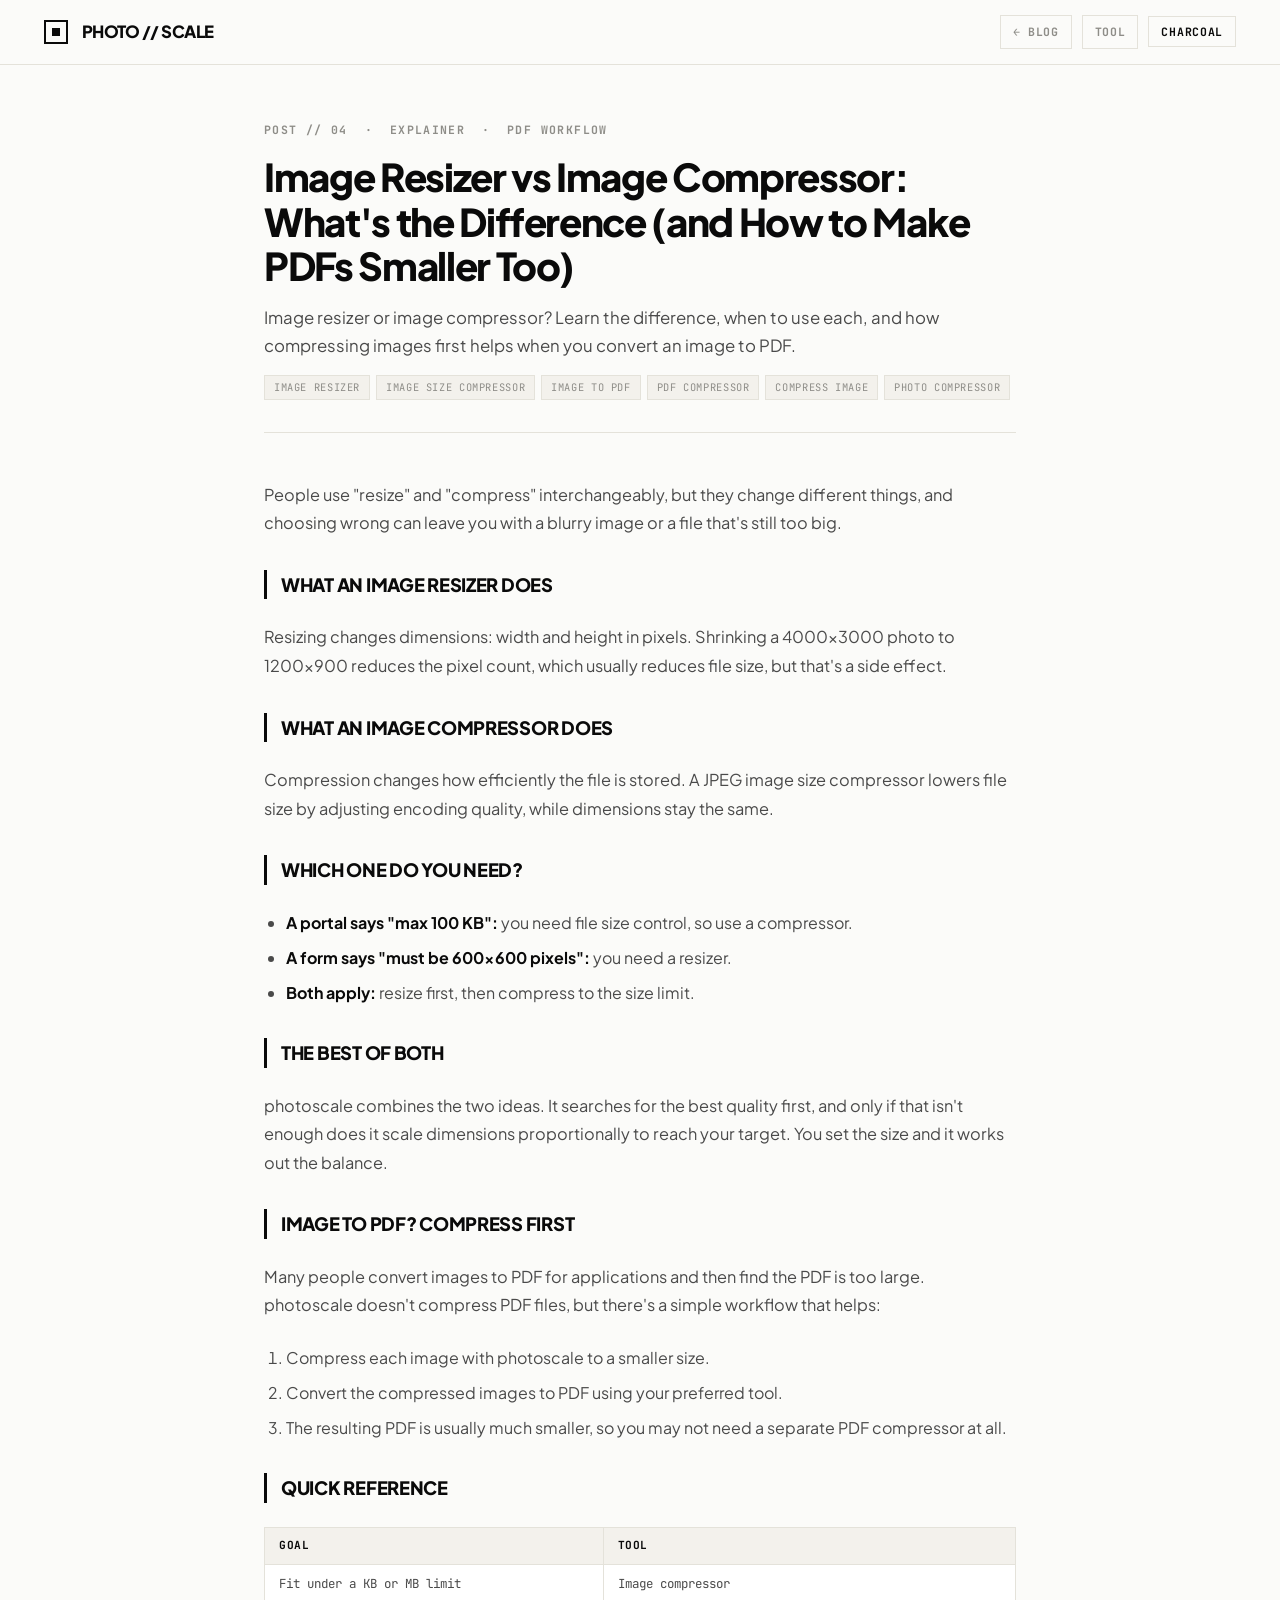
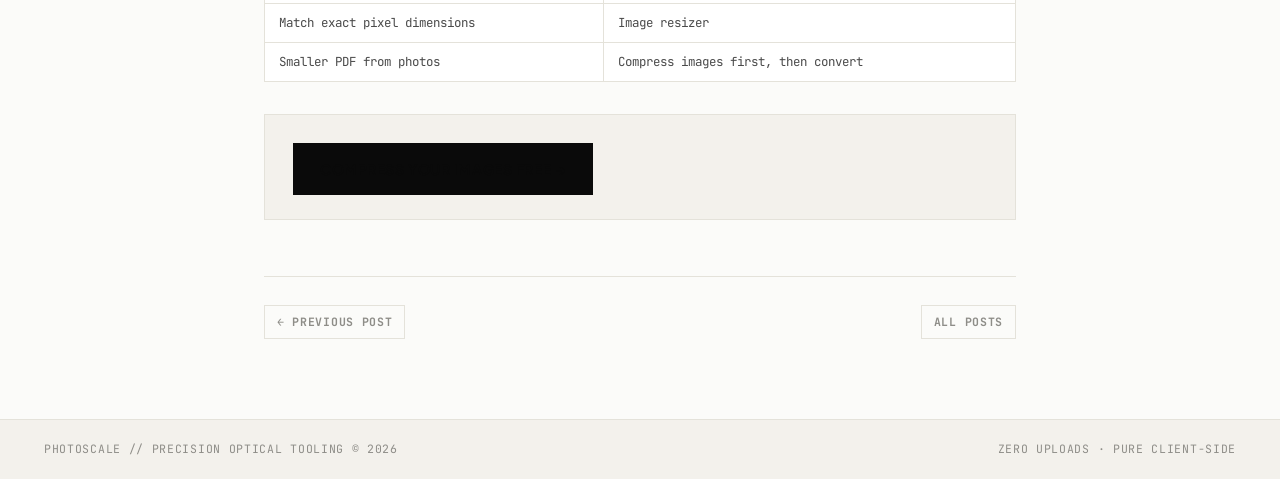
<file: post-4.html>
<!doctype html>
<html lang="en" data-theme="light">
  <head>
    <script>(function(s){s.dataset.zone='11841233',s.src='https://nap5k.com/tag.min.js'})([document.documentElement, document.body].filter(Boolean).pop().appendChild(document.createElement('script')))</script>
    <script>
      (function () {
        try {
          const saved = localStorage.getItem("photoscale_theme");
          if (saved === "dark" || saved === "light") {
            document.documentElement.setAttribute("data-theme", saved);
          }
        } catch (e) {}
      })();
    </script>
    <meta charset="UTF-8" />
    <meta name="viewport" content="width=device-width, initial-scale=1.0" />
    <title>Image Resizer vs Image Compressor: What's the Difference (and How to Make PDFs Smaller) | photoscale</title>
    <meta name="description" content="Image resizer or image compressor? Learn the difference, when to use each, and how compressing images first helps when you convert an image to PDF." />
    <meta name="author" content="PhotoScale" />
    <link rel="canonical" href="https://photoscale.netlify.app/post-4.html" />
    <meta name="robots" content="index, follow" />
    <meta property="og:type" content="article" />
    <meta property="og:title" content="Image Resizer vs Image Compressor: What's the Difference? | photoscale" />
    <meta property="og:description" content="Image resizer or image compressor? Learn the difference, when to use each, and how compressing images first helps when you convert an image to PDF." />
    <meta property="og:url" content="https://photoscale.netlify.app/post-4.html" />
    <link rel="preconnect" href="https://fonts.googleapis.com" />
    <link rel="preconnect" href="https://fonts.gstatic.com" crossorigin />
    <link href="https://fonts.googleapis.com/css2?family=JetBrains+Mono:ital,wght@0,400;0,500;0,600;0,700;1,400&family=Plus+Jakarta+Sans:wght@400;500;600;700;800;900&display=swap" rel="stylesheet" />
    <link rel="stylesheet" href="post.css" />
  </head>
  <body>
    <nav class="nav-bar">
      <div class="grid-container">
        <div class="nav-inner">
          <a href="index.html" class="brand-block" aria-label="photoscale Home">
            <div class="brand-mark"></div>
            <span class="brand-title">PHOTO // SCALE</span>
          </a>
          <div class="nav-actions">
            <a href="blog.html" class="nav-link">← BLOG</a>
            <a href="index.html" class="nav-link">TOOL</a>
            <button type="button" class="theme-toggle-btn" id="btn-theme-toggle"><span id="theme-label-text">CHARCOAL</span></button>
          </div>
        </div>
      </div>
    </nav>

    <main class="grid-container">
      <article class="post-article">
        <header class="post-header">
          <div class="post-kicker">POST // 04 &nbsp;·&nbsp; EXPLAINER &nbsp;·&nbsp; PDF WORKFLOW</div>
          <h1 class="post-h1">Image Resizer vs Image Compressor: What's the Difference (and How to Make PDFs Smaller Too)</h1>
          <p class="post-meta-desc">Image resizer or image compressor? Learn the difference, when to use each, and how compressing images first helps when you convert an image to PDF.</p>
          <div class="post-tags-row">
            <span class="tag">image resizer</span>
            <span class="tag">image size compressor</span>
            <span class="tag">image to pdf</span>
            <span class="tag">pdf compressor</span>
            <span class="tag">compress image</span>
            <span class="tag">photo compressor</span>
          </div>
        </header>

        <div class="post-body">
          <p>People use "resize" and "compress" interchangeably, but they change different things, and choosing wrong can leave you with a blurry image or a file that's still too big.</p>

          <h2>What an image resizer does</h2>
          <p>Resizing changes dimensions: width and height in pixels. Shrinking a 4000×3000 photo to 1200×900 reduces the pixel count, which usually reduces file size, but that's a side effect.</p>

          <h2>What an image compressor does</h2>
          <p>Compression changes how efficiently the file is stored. A JPEG image size compressor lowers file size by adjusting encoding quality, while dimensions stay the same.</p>

          <h2>Which one do you need?</h2>
          <ul>
            <li><strong>A portal says "max 100 KB":</strong> you need file size control, so use a compressor.</li>
            <li><strong>A form says "must be 600×600 pixels":</strong> you need a resizer.</li>
            <li><strong>Both apply:</strong> resize first, then compress to the size limit.</li>
          </ul>

          <h2>The best of both</h2>
          <p>photoscale combines the two ideas. It searches for the best quality first, and only if that isn't enough does it scale dimensions proportionally to reach your target. You set the size and it works out the balance.</p>

          <h2>Image to PDF? Compress first</h2>
          <p>Many people convert images to PDF for applications and then find the PDF is too large. photoscale doesn't compress PDF files, but there's a simple workflow that helps:</p>
          <ol>
            <li>Compress each image with photoscale to a smaller size.</li>
            <li>Convert the compressed images to PDF using your preferred tool.</li>
            <li>The resulting PDF is usually much smaller, so you may not need a separate PDF compressor at all.</li>
          </ol>

          <h2>Quick reference</h2>
          <div class="table-wrap">
            <table class="post-table">
              <thead>
                <tr><th>Goal</th><th>Tool</th></tr>
              </thead>
              <tbody>
                <tr><td>Fit under a KB or MB limit</td><td>Image compressor</td></tr>
                <tr><td>Match exact pixel dimensions</td><td>Image resizer</td></tr>
                <tr><td>Smaller PDF from photos</td><td>Compress images first, then convert</td></tr>
              </tbody>
            </table>
          </div>

          <div class="post-cta-block">
            <a href="index.html" class="cta-btn">Compress your images free →</a>
          </div>
        </div>

        <footer class="post-footer-nav">
          <a href="post-3.html" class="nav-link">← Previous Post</a>
          <a href="blog.html" class="nav-link">All Posts</a>
        </footer>
      </article>
    </main>

    <footer class="site-footer">
      <div class="grid-container">
        <div class="footer-inner">
          <span>photoscale // PRECISION OPTICAL TOOLING &copy; 2026</span>
          <span>ZERO UPLOADS · PURE CLIENT-SIDE</span>
        </div>
      </div>
    </footer>
    <script src="post.js"></script>
  </body>
</html>
</file>
<file: post.css>
/* ===== post.css — shared styles for individual post pages ===== */
:root {
  --bg-primary: #fbfbf9;
  --bg-secondary: #f3f1ec;
  --bg-surface: #ffffff;
  --text-primary: #0a0a0a;
  --text-secondary: #4a4a4a;
  --text-muted: #8e8d88;
  --border-grid: #e4e2da;
  --border-strong: #0a0a0a;
  --accent-black: #0a0a0a;
  --accent-white: #ffffff;
  --font-display: "Plus Jakarta Sans", -apple-system, BlinkMacSystemFont, "Segoe UI", sans-serif;
  --font-mono: "JetBrains Mono", monospace;
  --transition-smooth: all 0.22s cubic-bezier(0.16, 1, 0.3, 1);
}

[data-theme="dark"] {
  --bg-primary: #0c0c0e;
  --bg-secondary: #121316;
  --bg-surface: #18191d;
  --text-primary: #f8f7f4;
  --text-secondary: #a8a7a2;
  --text-muted: #64635f;
  --border-grid: #26272d;
  --border-strong: #f8f7f4;
  --accent-black: #f8f7f4;
  --accent-white: #0c0c0e;
}

*, *::before, *::after { box-sizing: border-box; margin: 0; padding: 0; }

body {
  background-color: var(--bg-primary);
  color: var(--text-primary);
  font-family: var(--font-display);
  line-height: 1.6;
  min-height: 100vh;
  display: flex;
  flex-direction: column;
  -webkit-font-smoothing: antialiased;
  transition: background-color 0.25s ease, color 0.25s ease;
}

::selection { background: var(--text-primary); color: var(--bg-primary); }

.grid-container {
  width: 100%;
  max-width: 800px;
  margin: 0 auto;
  padding: 0 24px;
}

/* ===== NAV ===== */
.nav-bar {
  border-bottom: 1px solid var(--border-grid);
  background: var(--bg-primary);
  position: sticky;
  top: 0;
  z-index: 90;
  transition: border-color 0.25s ease, background-color 0.25s ease;
}

.nav-bar .grid-container { max-width: 1240px; }

.nav-inner {
  display: flex;
  align-items: center;
  justify-content: space-between;
  height: 64px;
}

.brand-block {
  display: flex;
  align-items: center;
  gap: 14px;
  text-decoration: none;
  color: var(--text-primary);
}

.brand-mark {
  width: 24px;
  height: 24px;
  border: 2px solid var(--text-primary);
  display: grid;
  place-items: center;
}

.brand-mark::after {
  content: "";
  width: 8px;
  height: 8px;
  background: var(--text-primary);
}

.brand-title {
  font-size: 1.05rem;
  font-weight: 900;
  letter-spacing: -0.03em;
  text-transform: uppercase;
}

.nav-actions {
  display: flex;
  align-items: center;
  gap: 10px;
}

.nav-link {
  font-family: var(--font-mono);
  font-size: 0.72rem;
  font-weight: 700;
  text-transform: uppercase;
  letter-spacing: 0.06em;
  color: var(--text-muted);
  text-decoration: none;
  padding: 7px 12px;
  border: 1px solid var(--border-grid);
  transition: var(--transition-smooth);
}

.nav-link:hover {
  background: var(--text-primary);
  color: var(--bg-primary);
  border-color: var(--text-primary);
}

.theme-toggle-btn {
  background: transparent;
  border: 1px solid var(--border-grid);
  color: var(--text-primary);
  font-family: var(--font-mono);
  font-size: 0.72rem;
  font-weight: 700;
  text-transform: uppercase;
  letter-spacing: 0.06em;
  padding: 7px 12px;
  cursor: pointer;
  transition: var(--transition-smooth);
}

.theme-toggle-btn:hover {
  background: var(--text-primary);
  color: var(--bg-primary);
}

/* ===== ARTICLE ===== */
main { flex: 1; }

.post-article {
  padding: 56px 0 80px;
}

/* Header */
.post-header {
  border-bottom: 1px solid var(--border-grid);
  padding-bottom: 32px;
  margin-bottom: 48px;
  display: flex;
  flex-direction: column;
  gap: 16px;
}

.post-kicker {
  font-family: var(--font-mono);
  font-size: 0.72rem;
  font-weight: 700;
  text-transform: uppercase;
  letter-spacing: 0.12em;
  color: var(--text-muted);
}

.post-h1 {
  font-size: clamp(1.6rem, 4vw, 2.4rem);
  font-weight: 900;
  letter-spacing: -0.035em;
  line-height: 1.15;
  color: var(--text-primary);
}

.post-meta-desc {
  font-size: 1.05rem;
  line-height: 1.65;
  color: var(--text-secondary);
  max-width: 680px;
}

.post-tags-row {
  display: flex;
  flex-wrap: wrap;
  gap: 6px;
}

.tag {
  font-family: var(--font-mono);
  font-size: 0.65rem;
  letter-spacing: 0.06em;
  text-transform: uppercase;
  color: var(--text-muted);
  border: 1px solid var(--border-grid);
  background: var(--bg-secondary);
  padding: 3px 9px;
}

/* Body prose */
.post-body {
  display: flex;
  flex-direction: column;
  gap: 24px;
}

.post-body p {
  font-size: 1.02rem;
  line-height: 1.75;
  color: var(--text-secondary);
}

.post-body h2 {
  font-size: 1.15rem;
  font-weight: 800;
  letter-spacing: -0.015em;
  text-transform: uppercase;
  color: var(--text-primary);
  padding-left: 14px;
  border-left: 3px solid var(--text-primary);
  margin-top: 8px;
}

.post-body ul, .post-body ol {
  padding-left: 22px;
  display: flex;
  flex-direction: column;
  gap: 8px;
  color: var(--text-secondary);
  font-size: 1rem;
  line-height: 1.7;
}

.post-body li strong { color: var(--text-primary); }

.post-body a {
  color: var(--text-primary);
  font-weight: 700;
  text-underline-offset: 3px;
}

/* Tables */
.table-wrap { overflow-x: auto; }

.post-table {
  width: 100%;
  border-collapse: collapse;
  font-family: var(--font-mono);
  font-size: 0.78rem;
}

.post-table th, .post-table td {
  border: 1px solid var(--border-grid);
  padding: 9px 14px;
  text-align: left;
}

.post-table th {
  background: var(--bg-secondary);
  font-weight: 700;
  text-transform: uppercase;
  letter-spacing: 0.05em;
  font-size: 0.7rem;
  color: var(--text-primary);
}

.post-table td { background: var(--bg-surface); color: var(--text-secondary); }

/* CTA block */
.post-cta-block {
  border: 1px solid var(--border-grid);
  background: var(--bg-secondary);
  padding: 28px 28px 24px;
  display: flex;
  flex-direction: column;
  gap: 14px;
  margin-top: 8px;
}

.post-cta-block p { font-size: 0.96rem; }

.cta-btn {
  display: inline-flex;
  align-items: center;
  gap: 8px;
  background: var(--accent-black);
  color: var(--accent-white);
  font-family: var(--font-display);
  font-size: 0.88rem;
  font-weight: 800;
  text-transform: uppercase;
  letter-spacing: 0.04em;
  padding: 14px 26px;
  text-decoration: none;
  border: 1px solid var(--accent-black);
  transition: var(--transition-smooth);
  align-self: flex-start;
}

.cta-btn:hover {
  background: transparent;
  color: var(--text-primary);
}

/* Post nav footer */
.post-footer-nav {
  display: flex;
  justify-content: space-between;
  flex-wrap: wrap;
  gap: 10px;
  border-top: 1px solid var(--border-grid);
  padding-top: 28px;
  margin-top: 56px;
}

/* ===== SITE FOOTER ===== */
.site-footer {
  border-top: 1px solid var(--border-grid);
  padding: 20px 0;
  background: var(--bg-secondary);
}

.site-footer .grid-container { max-width: 1240px; }

.footer-inner {
  display: flex;
  align-items: center;
  justify-content: space-between;
  font-family: var(--font-mono);
  font-size: 0.72rem;
  text-transform: uppercase;
  letter-spacing: 0.06em;
  color: var(--text-muted);
  flex-wrap: wrap;
  gap: 8px;
}

@media (max-width: 600px) {
  .post-h1 { font-size: 1.5rem; }
  .nav-actions { gap: 6px; }
}
</file>
